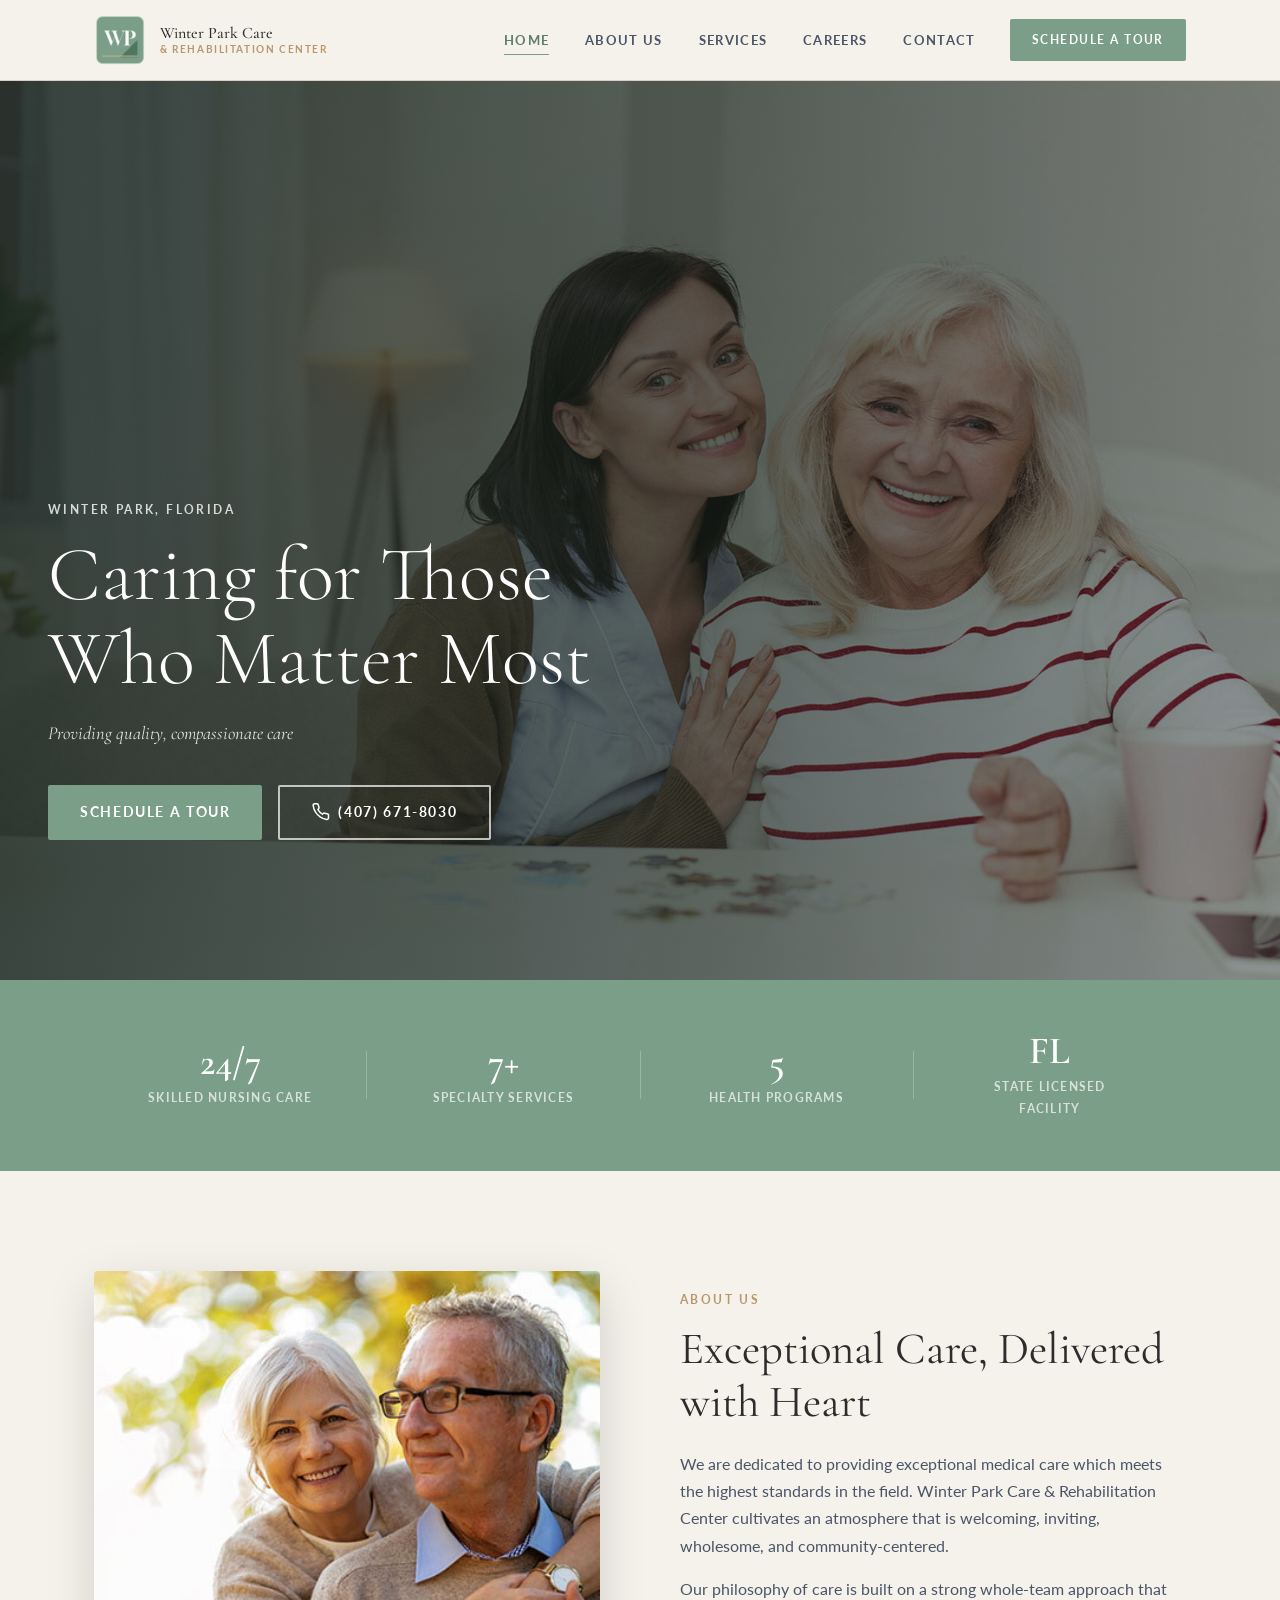
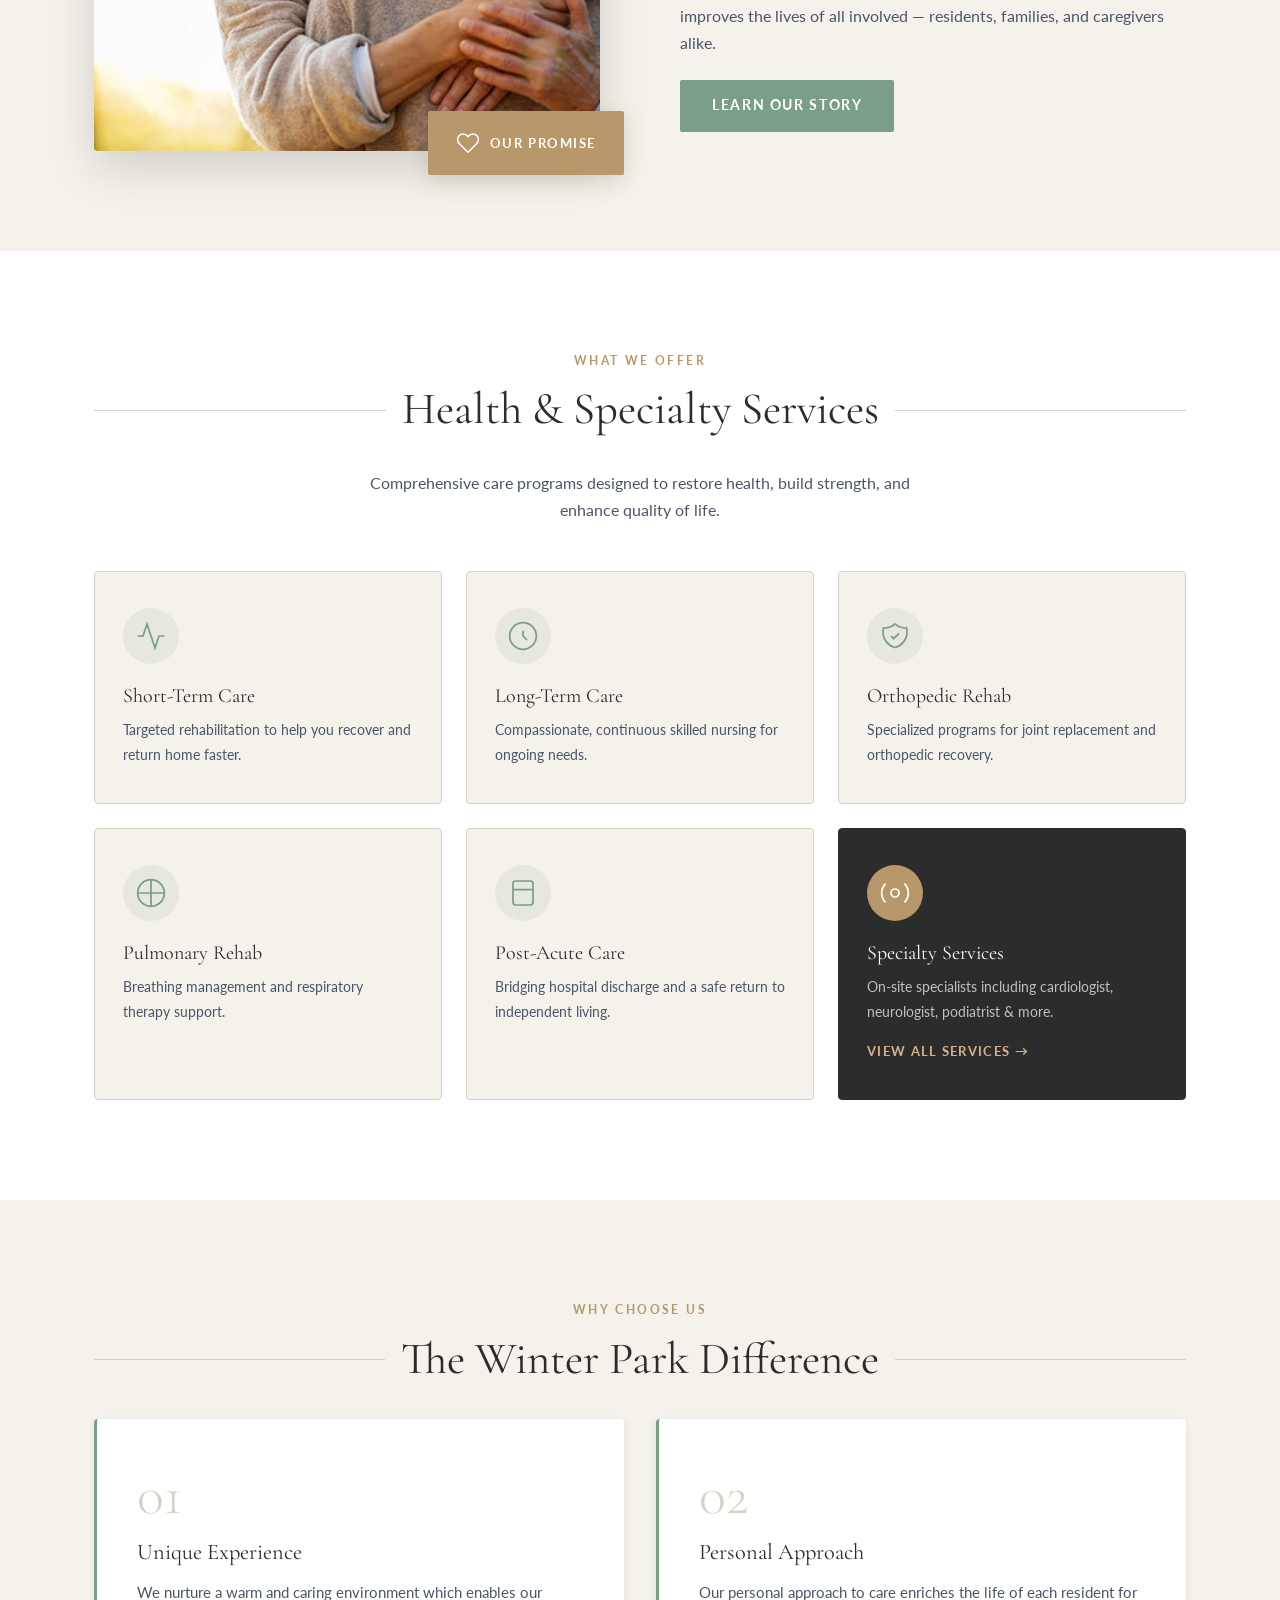
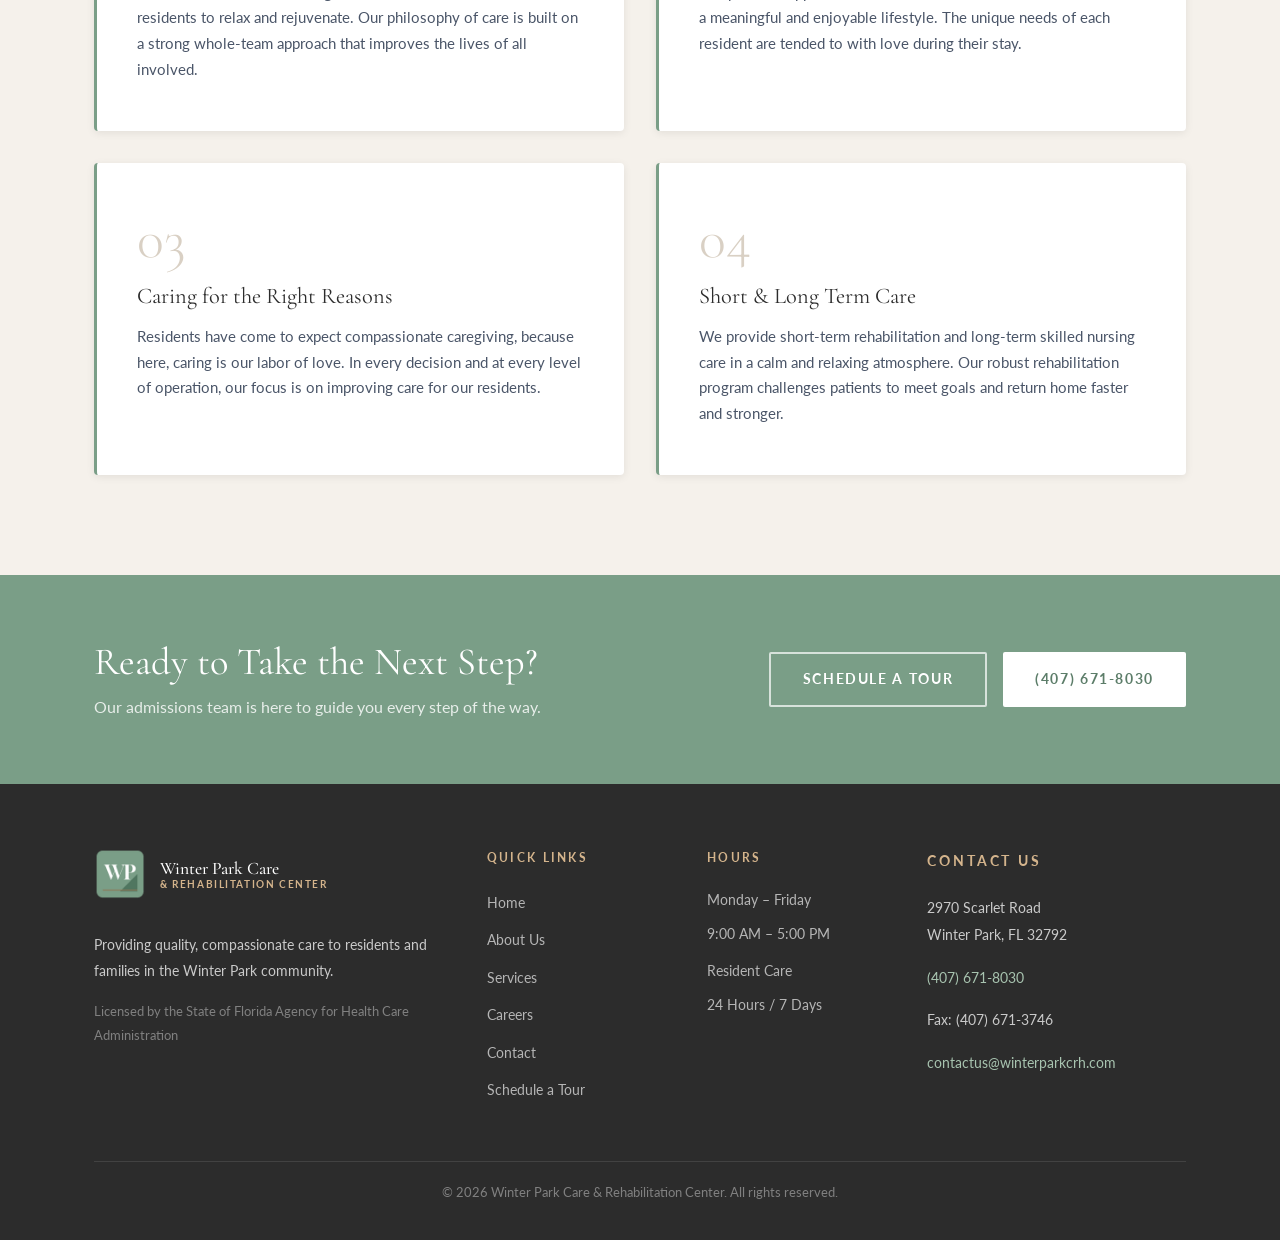
<file: index.html>
<!DOCTYPE html>
<html lang="en">
<head>
  <meta charset="UTF-8">
  <meta name="viewport" content="width=device-width, initial-scale=1.0">
  <title>Winter Park Care & Rehabilitation Center | Winter Park, FL</title>
  <meta name="description" content="Winter Park Care & Rehabilitation Center provides compassionate short-term rehabilitation and long-term skilled nursing care in Winter Park, FL. Schedule a tour today.">
  <link rel="stylesheet" href="css/styles.css">
  
  <link rel="icon" type="image/png" sizes="32x32" href="images/favicon-32.png">
  <link rel="apple-touch-icon" sizes="180x180" href="images/favicon-180.png">
</head>
<body>

<div id="header-mount"></div>

<!-- ── Hero ──────────────────────────────────────── -->
<section class="hero" id="home-hero">
  <div class="hero-overlay"></div>
  <div class="hero-content">
  <div class="container">
    <span class="section-label" style="color:rgba(255,255,255,0.8);">Winter Park, Florida</span>
    <h1>Caring for Those<br>Who Matter Most</h1>
    <p class="hero-tagline">Providing quality, compassionate care</p>
    <div class="hero-actions">
      <a href="contact.html?tour=1" class="btn btn-primary">Schedule a Tour</a>
      <a href="tel:4076718030" class="btn btn-outline">
        <svg width="18" height="18" viewBox="0 0 24 24" fill="none" stroke="currentColor" stroke-width="2"><path d="M22 16.92v3a2 2 0 0 1-2.18 2 19.79 19.79 0 0 1-8.63-3.07A19.5 19.5 0 0 1 4.69 12 19.79 19.79 0 0 1 1.58 3.44 2 2 0 0 1 3.54 1h3a2 2 0 0 1 2 1.72 12.84 12.84 0 0 0 .7 2.81 2 2 0 0 1-.45 2.11L7.91 8.96a16 16 0 0 0 6 6l.96-.88a2 2 0 0 1 2.11-.45 12.84 12.84 0 0 0 2.81.7A2 2 0 0 1 22 16.92z"/></svg>
        (407) 671-8030
      </a>
    </div>
  </div>

  </div>
</section>

<!-- ── Quick Stats ─────────────────────────────── -->
<section class="stats-bar bg-sage">
  <div class="container stats-grid">
    <div class="stat animate-in">
      <span class="stat-number">24/7</span>
      <span class="stat-label">Skilled Nursing Care</span>
    </div>
    <div class="stat-divider"></div>
    <div class="stat animate-in" data-delay="80">
      <span class="stat-number">7+</span>
      <span class="stat-label">Specialty Services</span>
    </div>
    <div class="stat-divider"></div>
    <div class="stat animate-in" data-delay="160">
      <span class="stat-number">5</span>
      <span class="stat-label">Health Programs</span>
    </div>
    <div class="stat-divider"></div>
    <div class="stat animate-in" data-delay="240">
      <span class="stat-number">FL</span>
      <span class="stat-label">State Licensed Facility</span>
    </div>
  </div>
</section>

<!-- ── Our Promise ────────────────────────────── -->
<section class="promise bg-cream">
  <div class="container promise-grid">
    <div class="promise-image animate-in">
      <img src="images/philosophy-of-care.jpg" alt="Compassionate care at Winter Park">
      <div class="promise-badge">
        <svg width="24" height="24" viewBox="0 0 24 24" fill="none" stroke="currentColor" stroke-width="1.5"><path d="M20.84 4.61a5.5 5.5 0 0 0-7.78 0L12 5.67l-1.06-1.06a5.5 5.5 0 0 0-7.78 7.78l1.06 1.06L12 21.23l7.78-7.78 1.06-1.06a5.5 5.5 0 0 0 0-7.78z"/></svg>
        <span>Our Promise</span>
      </div>
    </div>
    <div class="promise-text animate-in" data-delay="120">
      <span class="section-label">About Us</span>
      <h2>Exceptional Care, Delivered with Heart</h2>
      <p>We are dedicated to providing exceptional medical care which meets the highest standards in the field. Winter Park Care & Rehabilitation Center cultivates an atmosphere that is welcoming, inviting, wholesome, and community-centered.</p>
      <p>Our philosophy of care is built on a strong whole-team approach that improves the lives of all involved — residents, families, and caregivers alike.</p>
      <a href="about.html" class="btn btn-primary" style="margin-top:8px;">Learn Our Story</a>
    </div>
  </div>
</section>

<!-- ── Services Preview ───────────────────────── -->
<section class="services-preview bg-white">
  <div class="container">
    <div class="text-center animate-in">
      <span class="section-label">What We Offer</span>
      <div class="section-divider">
        <h2 class="section-title" style="white-space:nowrap;">Health &amp; Specialty Services</h2>
      </div>
      <p style="max-width:560px;margin:0 auto 48px;color:var(--slate);">Comprehensive care programs designed to restore health, build strength, and enhance quality of life.</p>
    </div>
    <div class="services-grid">
      <a href="services.html" class="service-card animate-in">
        <div class="service-icon">
          <svg width="32" height="32" viewBox="0 0 24 24" fill="none" stroke="currentColor" stroke-width="1.3"><path d="M22 12h-4l-3 9L9 3l-3 9H2"/></svg>
        </div>
        <h3>Short-Term Care</h3>
        <p>Targeted rehabilitation to help you recover and return home faster.</p>
      </a>
      <a href="services.html" class="service-card animate-in" data-delay="80">
        <div class="service-icon">
          <svg width="32" height="32" viewBox="0 0 24 24" fill="none" stroke="currentColor" stroke-width="1.3"><circle cx="12" cy="12" r="10"/><path d="M12 8v4l3 3"/></svg>
        </div>
        <h3>Long-Term Care</h3>
        <p>Compassionate, continuous skilled nursing for ongoing needs.</p>
      </a>
      <a href="services.html" class="service-card animate-in" data-delay="160">
        <div class="service-icon">
          <svg width="32" height="32" viewBox="0 0 24 24" fill="none" stroke="currentColor" stroke-width="1.3"><path d="M9 12l2 2 4-4m5.618-4.016A11.955 11.955 0 0112 2.944a11.955 11.955 0 01-8.618 3.04A12.02 12.02 0 003 9c0 5.591 3.824 10.29 9 11.622 5.176-1.332 9-6.03 9-11.622 0-1.042-.133-2.052-.382-3.016z"/></svg>
        </div>
        <h3>Orthopedic Rehab</h3>
        <p>Specialized programs for joint replacement and orthopedic recovery.</p>
      </a>
      <a href="services.html" class="service-card animate-in" data-delay="240">
        <div class="service-icon">
          <svg width="32" height="32" viewBox="0 0 24 24" fill="none" stroke="currentColor" stroke-width="1.3"><path d="M12 2a10 10 0 1 0 0 20A10 10 0 0 0 12 2zm0 0v20M2 12h20"/></svg>
        </div>
        <h3>Pulmonary Rehab</h3>
        <p>Breathing management and respiratory therapy support.</p>
      </a>
      <a href="services.html" class="service-card animate-in" data-delay="320">
        <div class="service-icon">
          <svg width="32" height="32" viewBox="0 0 24 24" fill="none" stroke="currentColor" stroke-width="1.3"><path d="M4.5 9.5V5a2 2 0 0 1 2-2h11a2 2 0 0 1 2 2v4.5M4.5 9.5h15M4.5 9.5v9.5a2 2 0 0 0 2 2h11a2 2 0 0 0 2-2V9.5"/></svg>
        </div>
        <h3>Post-Acute Care</h3>
        <p>Bridging hospital discharge and a safe return to independent living.</p>
      </a>
      <a href="services.html#specialty" class="service-card service-card--cta animate-in" data-delay="400">
        <div class="service-icon" style="background:var(--gold);color:var(--white);">
          <svg width="32" height="32" viewBox="0 0 24 24" fill="none" stroke="currentColor" stroke-width="1.3"><circle cx="12" cy="12" r="3"/><path d="M19.07 4.93a10 10 0 0 1 0 14.14M4.93 4.93a10 10 0 0 0 0 14.14"/></svg>
        </div>
        <h3>Specialty Services</h3>
        <p>On-site specialists including cardiologist, neurologist, podiatrist & more.</p>
        <span class="card-link">View All Services →</span>
      </a>
    </div>
  </div>
</section>

<!-- ── Why Choose Us ──────────────────────────── -->
<section class="why-us bg-cream">
  <div class="container">
    <div class="text-center animate-in">
      <span class="section-label">Why Choose Us</span>
      <div class="section-divider">
        <h2 class="section-title" style="white-space:nowrap;">The Winter Park Difference</h2>
      </div>
    </div>
    <div class="why-grid">
      <div class="why-card animate-in">
        <div class="why-number">01</div>
        <h3>Unique Experience</h3>
        <p>We nurture a warm and caring environment which enables our residents to relax and rejuvenate. Our philosophy of care is built on a strong whole-team approach that improves the lives of all involved.</p>
      </div>
      <div class="why-card animate-in" data-delay="100">
        <div class="why-number">02</div>
        <h3>Personal Approach</h3>
        <p>Our personal approach to care enriches the life of each resident for a meaningful and enjoyable lifestyle. The unique needs of each resident are tended to with love during their stay.</p>
      </div>
      <div class="why-card animate-in" data-delay="200">
        <div class="why-number">03</div>
        <h3>Caring for the Right Reasons</h3>
        <p>Residents have come to expect compassionate caregiving, because here, caring is our labor of love. In every decision and at every level of operation, our focus is on improving care for our residents.</p>
      </div>
      <div class="why-card animate-in" data-delay="300">
        <div class="why-number">04</div>
        <h3>Short &amp; Long Term Care</h3>
        <p>We provide short-term rehabilitation and long-term skilled nursing care in a calm and relaxing atmosphere. Our robust rehabilitation program challenges patients to meet goals and return home faster and stronger.</p>
      </div>
    </div>
  </div>
</section>


<!-- ── CTA Banner ─────────────────────────────── -->
<section class="cta-banner bg-sage">
  <div class="container cta-inner animate-in">
    <div>
      <h2 style="color:var(--white);font-size:clamp(1.6rem,3vw,2.4rem);">Ready to Take the Next Step?</h2>
      <p style="color:rgba(255,255,255,0.82);margin:8px 0 0;">Our admissions team is here to guide you every step of the way.</p>
    </div>
    <div class="cta-buttons">
      <a href="contact.html?tour=1" class="btn btn-outline">Schedule a Tour</a>
      <a href="tel:4076718030" class="btn" style="background:var(--white);color:var(--sage-dark);">(407) 671-8030</a>
    </div>
  </div>
</section>

<div id="footer-mount"></div>


<script src="js/main.js"></script>
</body>
</html>
</file>
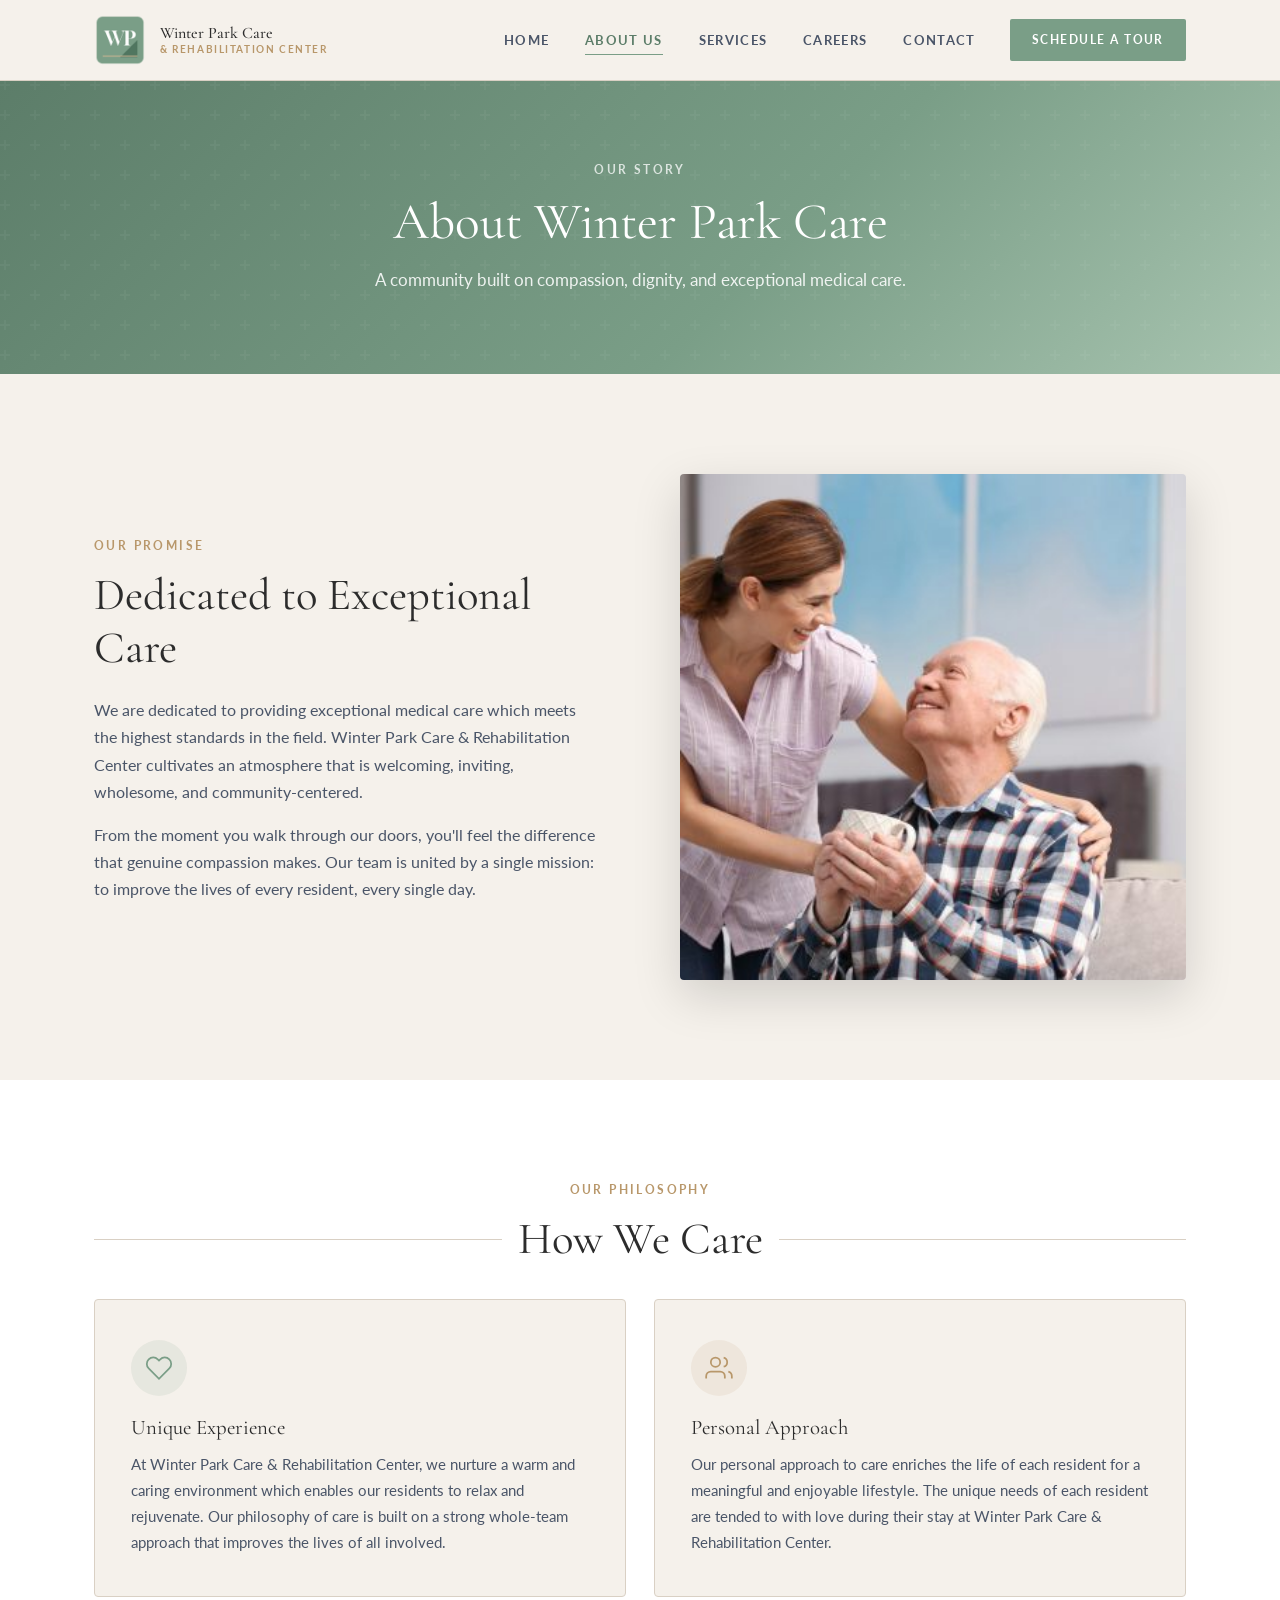
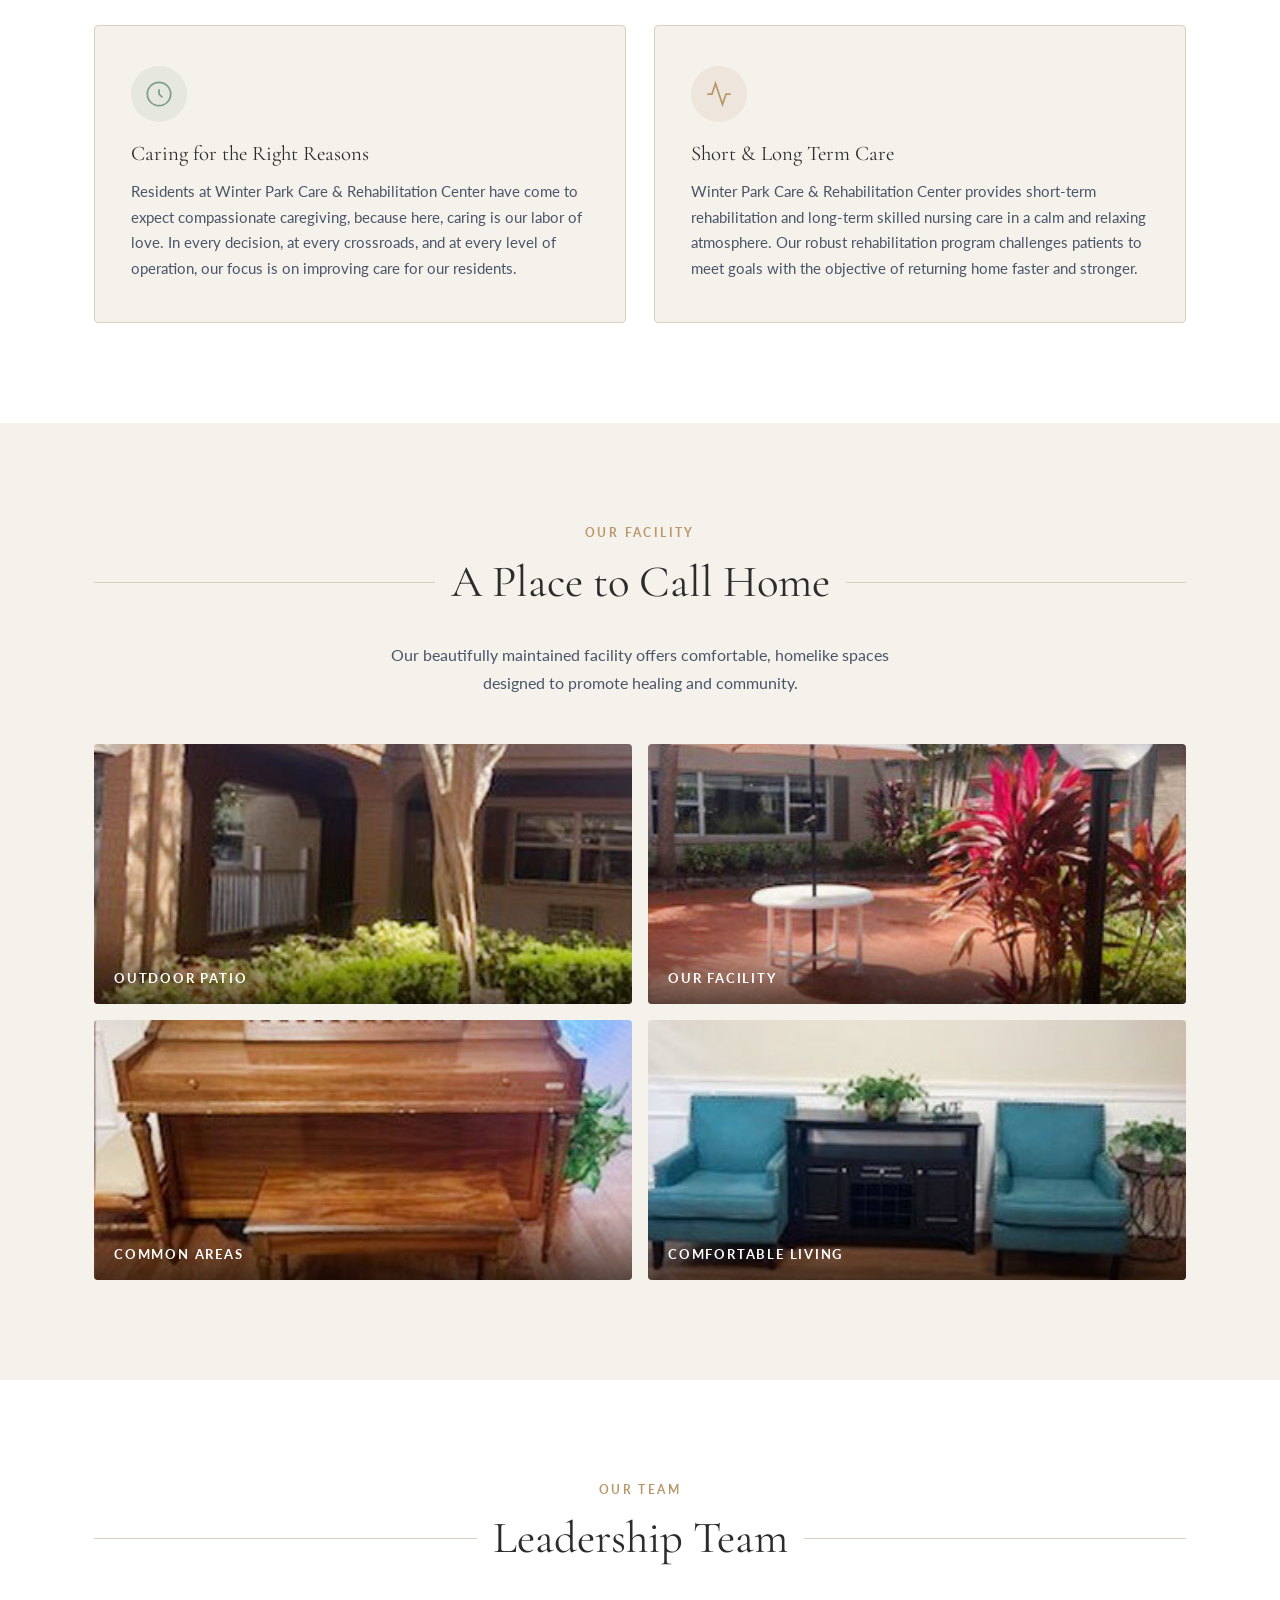
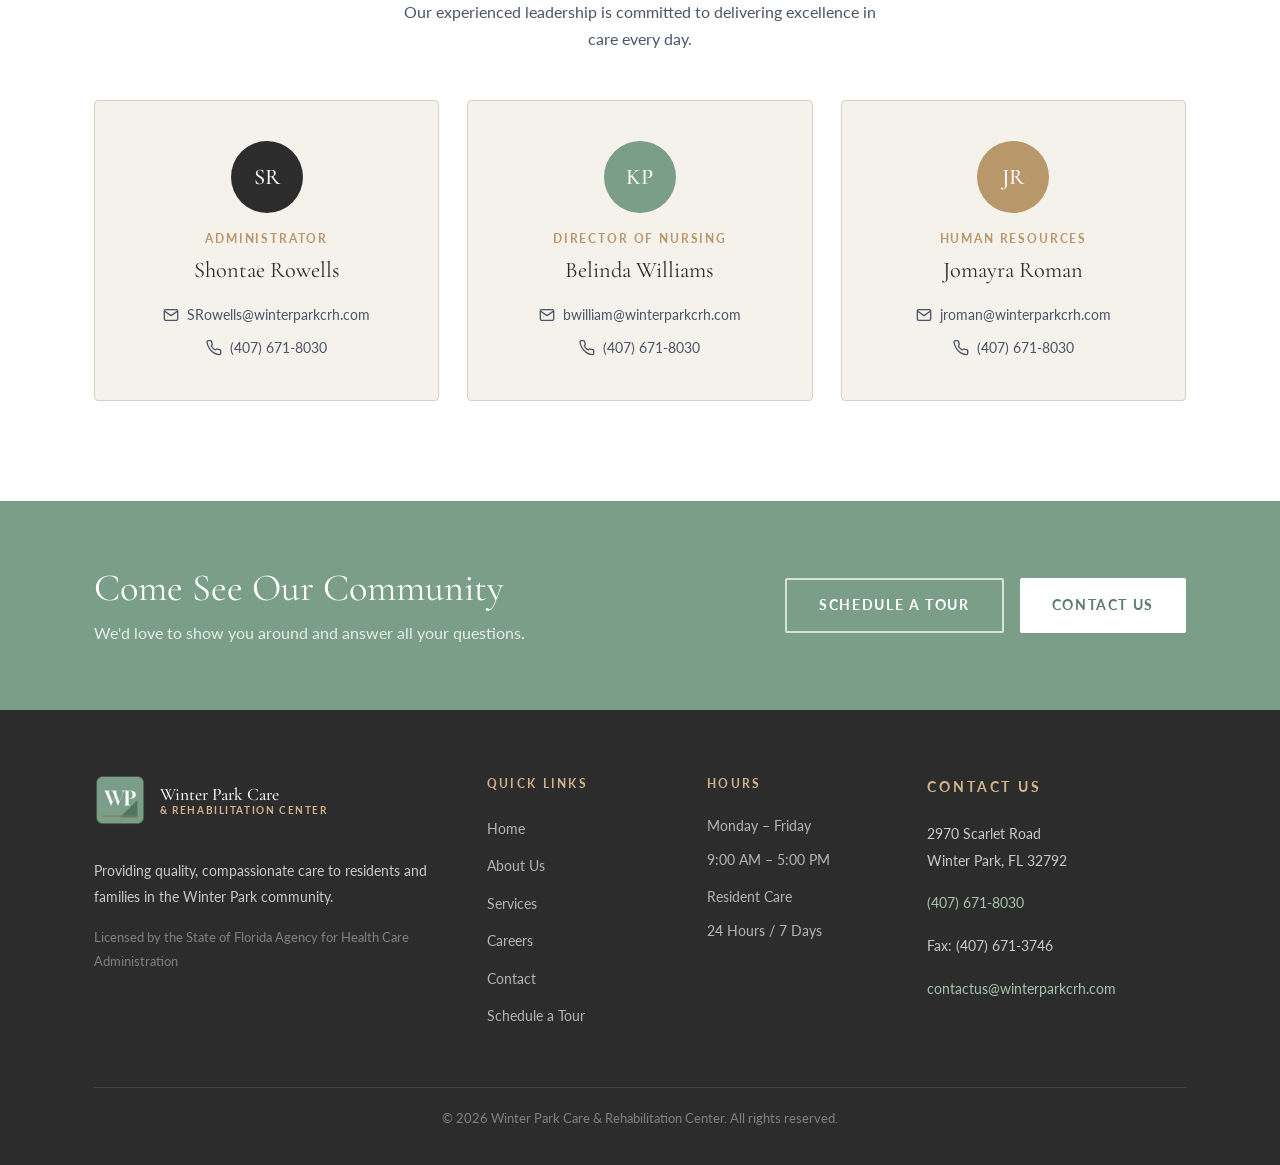
<file: about.html>
<!DOCTYPE html>
<html lang="en">
<head>
  <meta charset="UTF-8">
  <meta name="viewport" content="width=device-width, initial-scale=1.0">
  <title>About Us | Winter Park Care & Rehabilitation Center</title>
  <meta name="description" content="Learn about Winter Park Care & Rehabilitation Center's philosophy of care, leadership team, and commitment to compassionate skilled nursing in Winter Park, FL.">
  <link rel="stylesheet" href="css/styles.css">
  
  <link rel="icon" type="image/png" sizes="32x32" href="images/favicon-32.png">
  <link rel="apple-touch-icon" sizes="180x180" href="images/favicon-180.png">
</head>
<body>

<div id="header-mount"></div>

<!-- Page Hero -->
<section class="page-hero">
  <div class="container">
    <span class="section-label" style="color:rgba(255,255,255,0.75);">Our Story</span>
    <h1>About Winter Park Care</h1>
    <p>A community built on compassion, dignity, and exceptional medical care.</p>
  </div>
</section>

<!-- Our Promise -->
<section class="about-promise bg-cream">
  <div class="container promise-layout">
    <div class="animate-in">
      <span class="section-label">Our Promise</span>
      <h2>Dedicated to Exceptional Care</h2>
      <p>We are dedicated to providing exceptional medical care which meets the highest standards in the field. Winter Park Care & Rehabilitation Center cultivates an atmosphere that is welcoming, inviting, wholesome, and community-centered.</p>
      <p>From the moment you walk through our doors, you'll feel the difference that genuine compassion makes. Our team is united by a single mission: to improve the lives of every resident, every single day.</p>
    </div>
    <div class="promise-photo animate-in" data-delay="120">
      <img src="images/caring-photo.jpeg" alt="Caring staff with resident" style="width:100%;height:100%;object-fit:cover;display:block;">
    </div>
  </div>
</section>

<!-- Philosophy Cards -->
<section class="philosophy bg-white">
  <div class="container">
    <div class="text-center animate-in">
      <span class="section-label">Our Philosophy</span>
      <div class="section-divider">
        <h2 class="section-title" style="white-space:nowrap;">How We Care</h2>
      </div>
    </div>
    <div class="phil-grid">
      <div class="phil-card animate-in">
        <div class="phil-icon" style="background:rgba(122,158,135,0.12);color:var(--sage);">
          <svg width="28" height="28" viewBox="0 0 24 24" fill="none" stroke="currentColor" stroke-width="1.5"><path d="M20.84 4.61a5.5 5.5 0 0 0-7.78 0L12 5.67l-1.06-1.06a5.5 5.5 0 0 0-7.78 7.78l1.06 1.06L12 21.23l7.78-7.78 1.06-1.06a5.5 5.5 0 0 0 0-7.78z"/></svg>
        </div>
        <h3>Unique Experience</h3>
        <p>At Winter Park Care & Rehabilitation Center, we nurture a warm and caring environment which enables our residents to relax and rejuvenate. Our philosophy of care is built on a strong whole-team approach that improves the lives of all involved.</p>
      </div>
      <div class="phil-card animate-in" data-delay="100">
        <div class="phil-icon" style="background:rgba(184,151,106,0.12);color:var(--gold);">
          <svg width="28" height="28" viewBox="0 0 24 24" fill="none" stroke="currentColor" stroke-width="1.5"><path d="M17 21v-2a4 4 0 0 0-4-4H5a4 4 0 0 0-4 4v2"/><circle cx="9" cy="7" r="4"/><path d="M23 21v-2a4 4 0 0 0-3-3.87"/><path d="M16 3.13a4 4 0 0 1 0 7.75"/></svg>
        </div>
        <h3>Personal Approach</h3>
        <p>Our personal approach to care enriches the life of each resident for a meaningful and enjoyable lifestyle. The unique needs of each resident are tended to with love during their stay at Winter Park Care & Rehabilitation Center.</p>
      </div>
      <div class="phil-card animate-in" data-delay="200">
        <div class="phil-icon" style="background:rgba(122,158,135,0.12);color:var(--sage);">
          <svg width="28" height="28" viewBox="0 0 24 24" fill="none" stroke="currentColor" stroke-width="1.5"><circle cx="12" cy="12" r="10"/><path d="M12 8v4l3 3"/></svg>
        </div>
        <h3>Caring for the Right Reasons</h3>
        <p>Residents at Winter Park Care & Rehabilitation Center have come to expect compassionate caregiving, because here, caring is our labor of love. In every decision, at every crossroads, and at every level of operation, our focus is on improving care for our residents.</p>
      </div>
      <div class="phil-card animate-in" data-delay="300">
        <div class="phil-icon" style="background:rgba(184,151,106,0.12);color:var(--gold);">
          <svg width="28" height="28" viewBox="0 0 24 24" fill="none" stroke="currentColor" stroke-width="1.5"><path d="M22 12h-4l-3 9L9 3l-3 9H2"/></svg>
        </div>
        <h3>Short &amp; Long Term Care</h3>
        <p>Winter Park Care & Rehabilitation Center provides short-term rehabilitation and long-term skilled nursing care in a calm and relaxing atmosphere. Our robust rehabilitation program challenges patients to meet goals with the objective of returning home faster and stronger.</p>
      </div>
    </div>
  </div>
</section>

<!-- Facility Photos -->
<section class="facility-section bg-cream">
  <div class="container">
    <div class="text-center animate-in">
      <span class="section-label">Our Facility</span>
      <div class="section-divider">
        <h2 class="section-title" style="white-space:nowrap;">A Place to Call Home</h2>
      </div>
      <p style="max-width:520px;margin:0 auto 48px;color:var(--slate);">Our beautifully maintained facility offers comfortable, homelike spaces designed to promote healing and community.</p>
    </div>
    <div class="facility-grid">
      <div class="facility-photo animate-in">
        <img src="images/exterior-patio.jpg" alt="Outdoor patio area">
        <div class="facility-label">Outdoor Patio</div>
      </div>
      <div class="facility-photo animate-in" data-delay="80">
        <img src="images/exterior-photo.jpg" alt="Winter Park Care exterior">
        <div class="facility-label">Our Facility</div>
      </div>
      <div class="facility-photo animate-in" data-delay="160">
        <img src="images/interior-piano.jpg" alt="Common area with piano">
        <div class="facility-label">Common Areas</div>
      </div>
      <div class="facility-photo animate-in" data-delay="240">
        <img src="images/facility-photo.jpg" alt="Comfortable lounge">
        <div class="facility-label">Comfortable Living</div>
      </div>
    </div>
  </div>
</section>

<!-- Leadership -->
<section class="leadership bg-white">
  <div class="container">
    <div class="text-center animate-in">
      <span class="section-label">Our Team</span>
      <div class="section-divider">
        <h2 class="section-title" style="white-space:nowrap;">Leadership Team</h2>
      </div>
      <p style="max-width:480px;margin:0 auto 48px;color:var(--slate);">Our experienced leadership is committed to delivering excellence in care every day.</p>
    </div>
    <div class="leader-grid">
      <div class="leader-card animate-in">
        <div class="leader-avatar">
          <span>SR</span>
        </div>
        <div class="leader-role">Administrator</div>
        <h3>Shontae Rowells</h3>
        <div class="leader-contact">
          <a href="mailto:SRowells@winterparkcrh.com">
            <svg width="16" height="16" viewBox="0 0 24 24" fill="none" stroke="currentColor" stroke-width="2"><path d="M4 4h16c1.1 0 2 .9 2 2v12c0 1.1-.9 2-2 2H4c-1.1 0-2-.9-2-2V6c0-1.1.9-2 2-2z"/><polyline points="22,6 12,13 2,6"/></svg>
            SRowells@winterparkcrh.com
          </a>
          <a href="tel:4076718030">
            <svg width="16" height="16" viewBox="0 0 24 24" fill="none" stroke="currentColor" stroke-width="2"><path d="M22 16.92v3a2 2 0 0 1-2.18 2 19.79 19.79 0 0 1-8.63-3.07A19.5 19.5 0 0 1 4.69 12 19.79 19.79 0 0 1 1.58 3.44 2 2 0 0 1 3.54 1h3a2 2 0 0 1 2 1.72c.127.96.361 1.903.7 2.81a2 2 0 0 1-.45 2.11L7.91 8.96a16 16 0 0 0 6 6l.96-.88a2 2 0 0 1 2.11-.45c.907.339 1.85.573 2.81.7A2 2 0 0 1 22 16.92z"/></svg>
            (407) 671-8030
          </a>
        </div>
      </div>
      <div class="leader-card animate-in" data-delay="100">
        <div class="leader-avatar" style="background:var(--sage);">
          <span>KP</span>
        </div>
        <div class="leader-role">Director of Nursing</div>
        <h3>Belinda Williams</h3>
        <div class="leader-contact">
          <a href="mailto:bwilliam@winterparkcrh.com">
            <svg width="16" height="16" viewBox="0 0 24 24" fill="none" stroke="currentColor" stroke-width="2"><path d="M4 4h16c1.1 0 2 .9 2 2v12c0 1.1-.9 2-2 2H4c-1.1 0-2-.9-2-2V6c0-1.1.9-2 2-2z"/><polyline points="22,6 12,13 2,6"/></svg>
            bwilliam@winterparkcrh.com
          </a>
          <a href="tel:4076718030">
            <svg width="16" height="16" viewBox="0 0 24 24" fill="none" stroke="currentColor" stroke-width="2"><path d="M22 16.92v3a2 2 0 0 1-2.18 2 19.79 19.79 0 0 1-8.63-3.07A19.5 19.5 0 0 1 4.69 12 19.79 19.79 0 0 1 1.58 3.44 2 2 0 0 1 3.54 1h3a2 2 0 0 1 2 1.72c.127.96.361 1.903.7 2.81a2 2 0 0 1-.45 2.11L7.91 8.96a16 16 0 0 0 6 6l.96-.88a2 2 0 0 1 2.11-.45c.907.339 1.85.573 2.81.7A2 2 0 0 1 22 16.92z"/></svg>
            (407) 671-8030
          </a>
        </div>
      </div>
      <div class="leader-card animate-in" data-delay="200">
        <div class="leader-avatar" style="background:var(--gold);">
          <span>JR</span>
        </div>
        <div class="leader-role">Human Resources</div>
        <h3>Jomayra Roman</h3>
        <div class="leader-contact">
          <a href="mailto:jroman@winterparkcrh.com">
            <svg width="16" height="16" viewBox="0 0 24 24" fill="none" stroke="currentColor" stroke-width="2"><path d="M4 4h16c1.1 0 2 .9 2 2v12c0 1.1-.9 2-2 2H4c-1.1 0-2-.9-2-2V6c0-1.1.9-2 2-2z"/><polyline points="22,6 12,13 2,6"/></svg>
            jroman@winterparkcrh.com
          </a>
          <a href="tel:4076718030">
            <svg width="16" height="16" viewBox="0 0 24 24" fill="none" stroke="currentColor" stroke-width="2"><path d="M22 16.92v3a2 2 0 0 1-2.18 2 19.79 19.79 0 0 1-8.63-3.07A19.5 19.5 0 0 1 4.69 12 19.79 19.79 0 0 1 1.58 3.44 2 2 0 0 1 3.54 1h3a2 2 0 0 1 2 1.72c.127.96.361 1.903.7 2.81a2 2 0 0 1-.45 2.11L7.91 8.96a16 16 0 0 0 6 6l.96-.88a2 2 0 0 1 2.11-.45c.907.339 1.85.573 2.81.7A2 2 0 0 1 22 16.92z"/></svg>
            (407) 671-8030
          </a>
        </div>
      </div>
    </div>
  </div>
</section>

<!-- CTA -->
<section class="cta-banner bg-sage" style="padding:64px 0;">
  <div class="container" style="display:flex;align-items:center;justify-content:space-between;gap:40px;flex-wrap:wrap;">
    <div>
      <h2 style="color:var(--white);font-size:clamp(1.6rem,3vw,2.4rem);">Come See Our Community</h2>
      <p style="color:rgba(255,255,255,0.82);margin:8px 0 0;">We'd love to show you around and answer all your questions.</p>
    </div>
    <div style="display:flex;gap:16px;flex-wrap:wrap;">
      <a href="contact.html?tour=1" class="btn btn-outline">Schedule a Tour</a>
      <a href="contact.html" class="btn" style="background:var(--white);color:var(--sage-dark);">Contact Us</a>
    </div>
  </div>
</section>

<div id="footer-mount"></div>

<script src="js/main.js"></script>
</body>
</html>
</file>
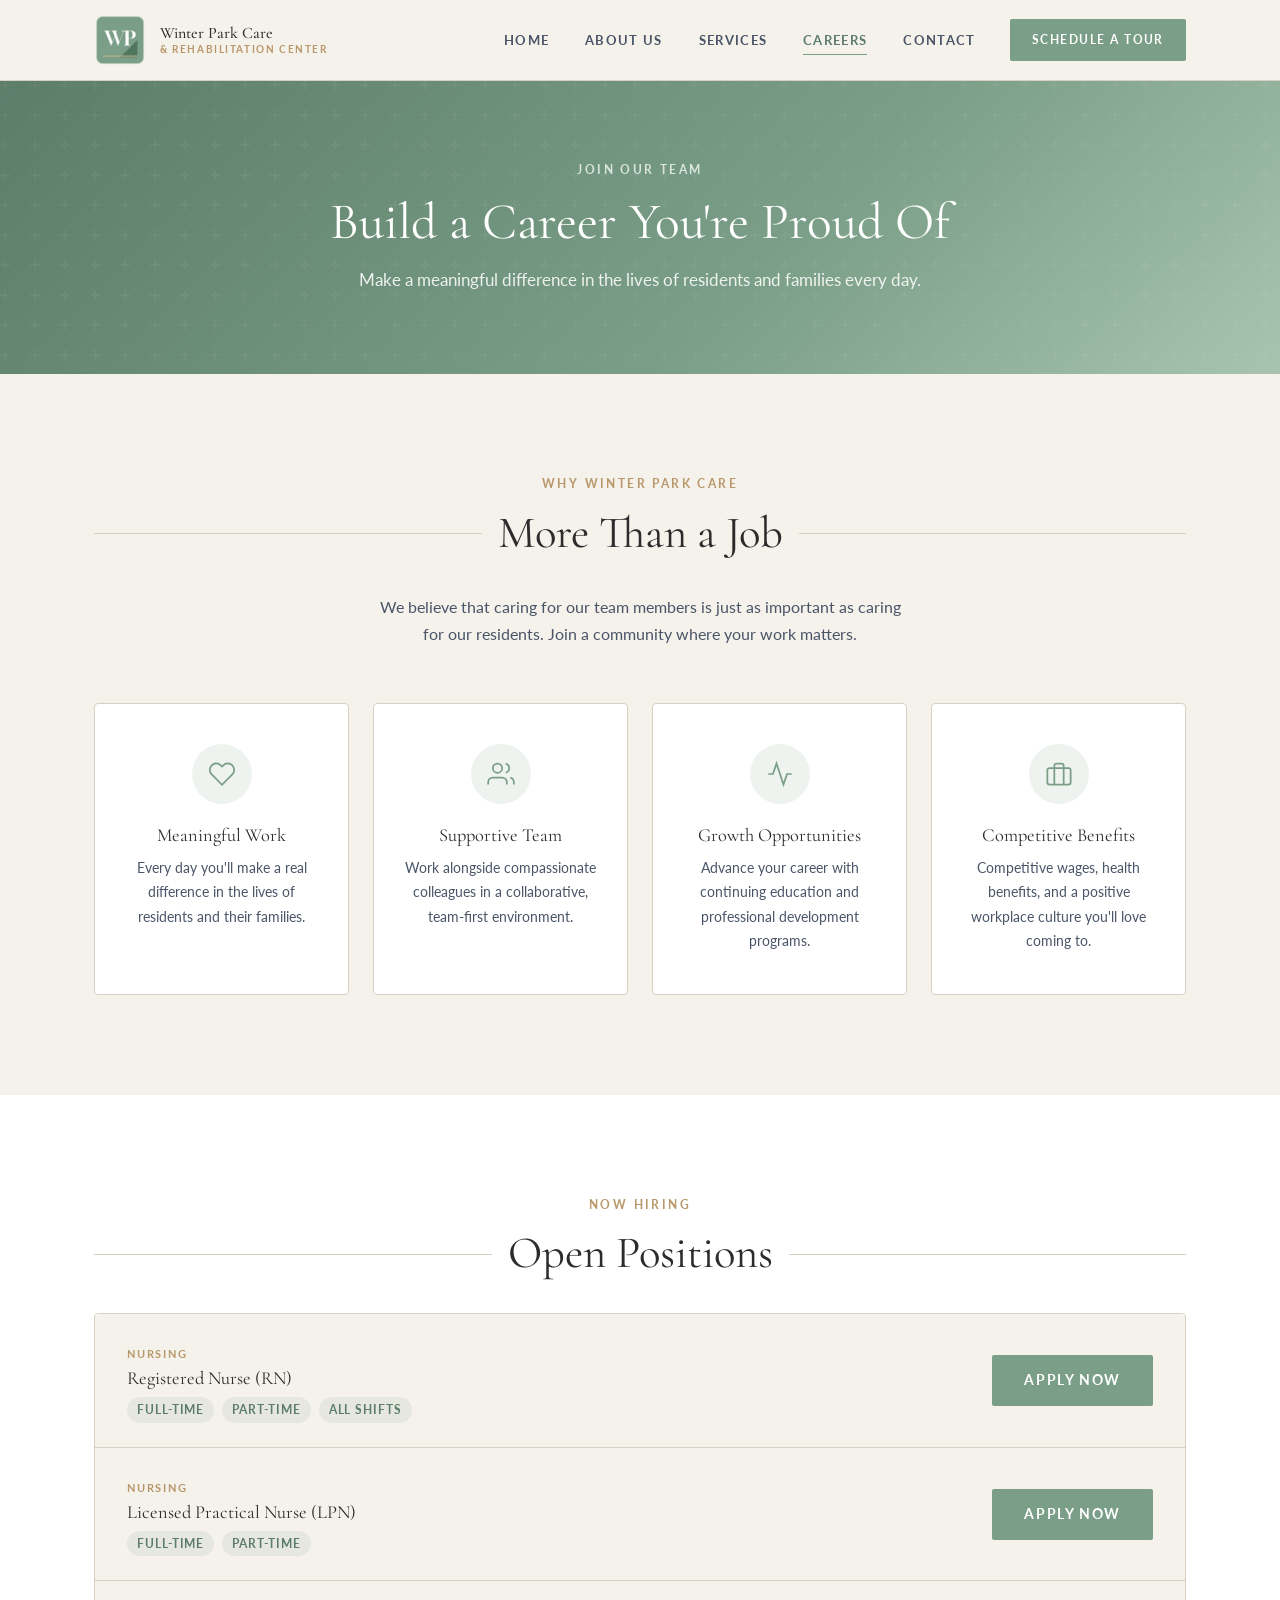
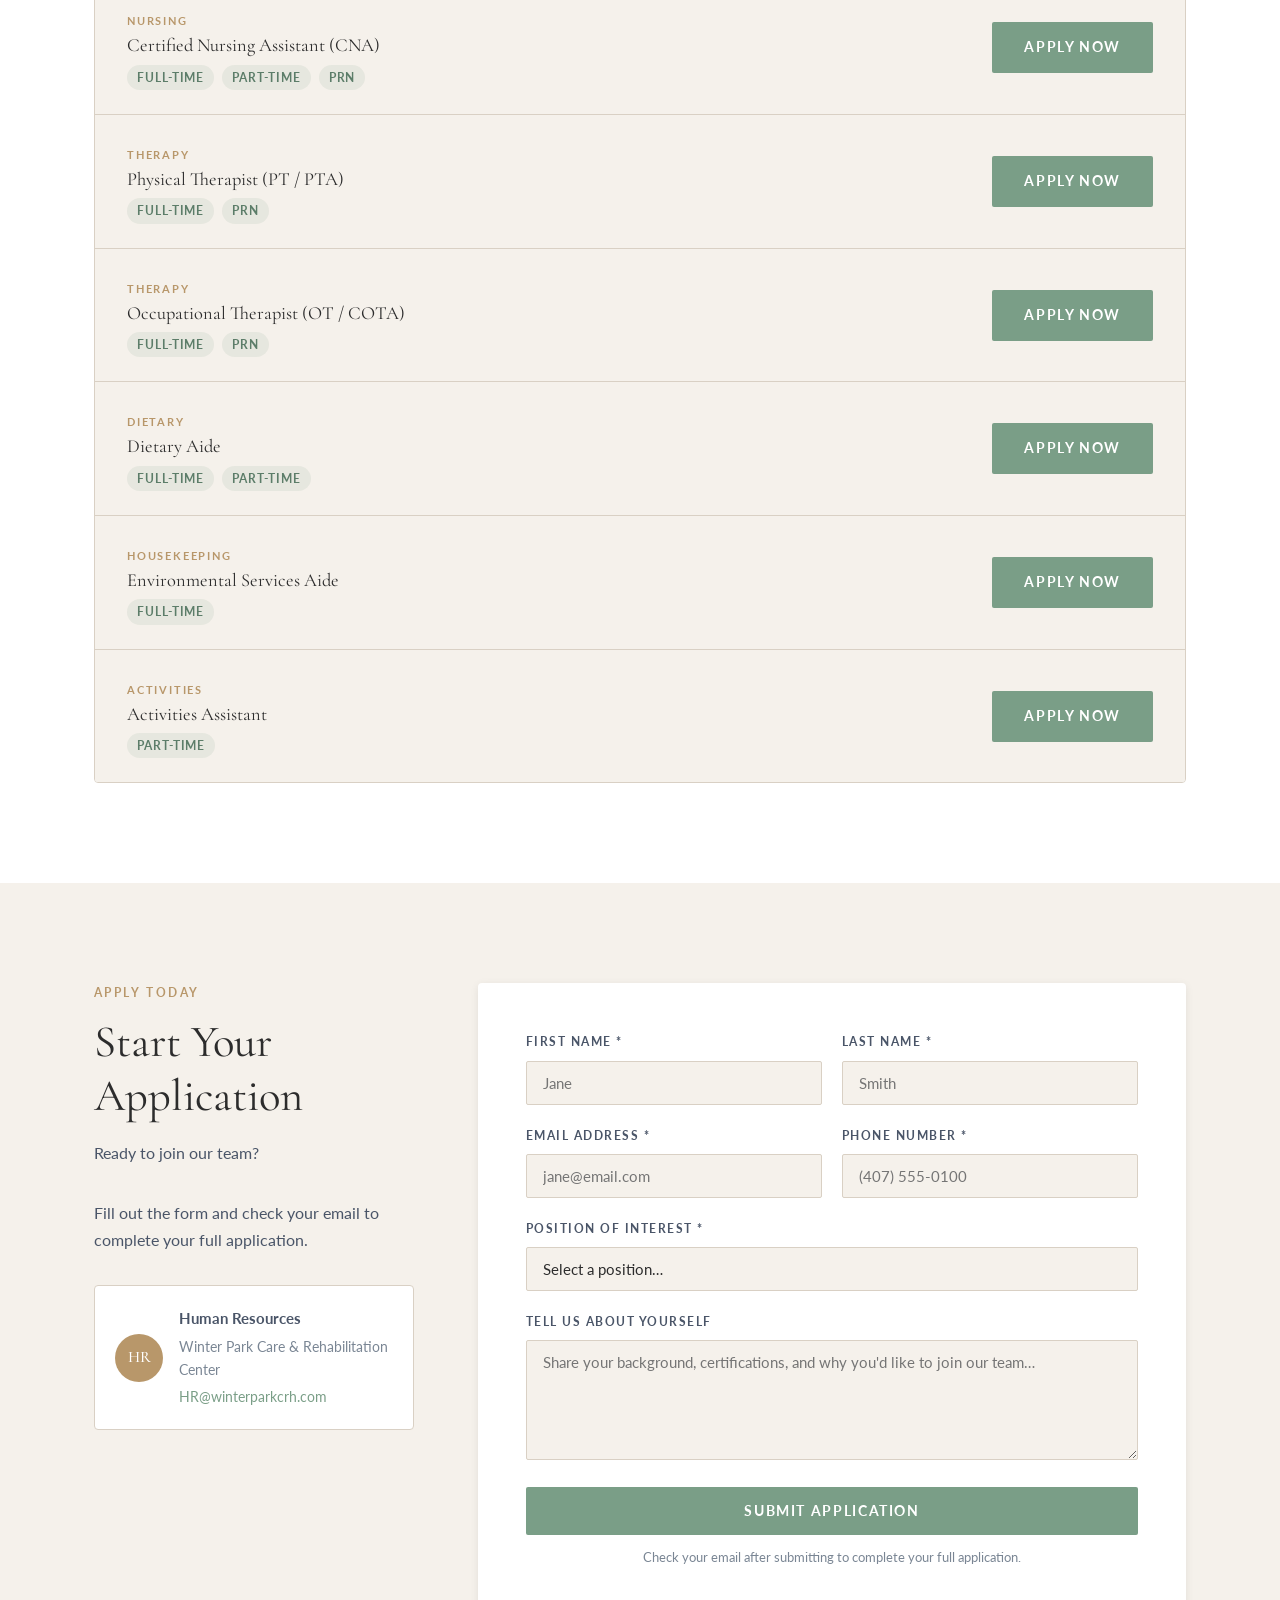
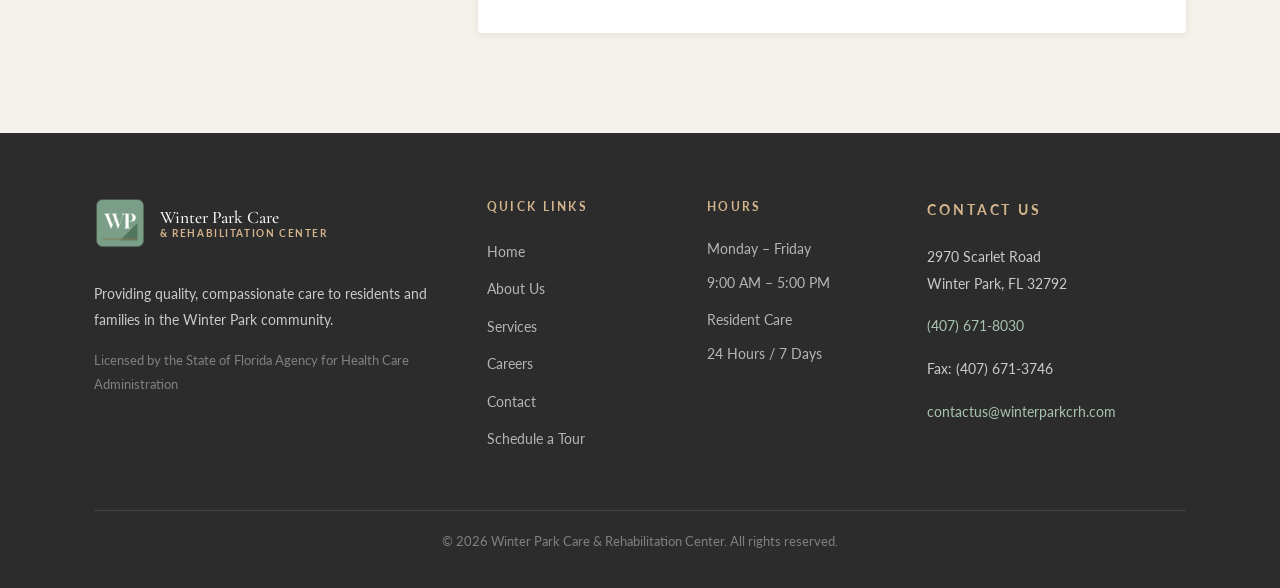
<file: careers.html>
<!DOCTYPE html>
<html lang="en">
<head>
  <meta charset="UTF-8">
  <meta name="viewport" content="width=device-width, initial-scale=1.0">
  <title>Careers | Winter Park Care & Rehabilitation Center</title>
  <meta name="description" content="Join the Winter Park Care & Rehabilitation Center team. We're hiring compassionate healthcare professionals in Winter Park, FL.">
  <link rel="stylesheet" href="css/styles.css">
  
  <link rel="icon" type="image/png" sizes="32x32" href="images/favicon-32.png">
  <link rel="apple-touch-icon" sizes="180x180" href="images/favicon-180.png">
</head>
<body>

<div id="header-mount"></div>

<section class="page-hero">
  <div class="container">
    <span class="section-label" style="color:rgba(255,255,255,0.75);">Join Our Team</span>
    <h1>Build a Career You're Proud Of</h1>
    <p style="white-space:nowrap;">Make a meaningful difference in the lives of residents and families every day.</p>
  </div>
</section>

<!-- Why Work Here -->
<section class="why-work bg-cream">
  <div class="container">
    <div class="text-center animate-in">
      <span class="section-label">Why Winter Park Care</span>
      <div class="section-divider">
        <h2 class="section-title" style="white-space:nowrap;">More Than a Job</h2>
      </div>
      <p style="max-width:540px;margin:0 auto 56px;color:var(--slate);">We believe that caring for our team members is just as important as caring for our residents. Join a community where your work matters.</p>
    </div>
    <div class="benefits-grid">
      <div class="benefit-card animate-in">
        <div class="benefit-icon">
          <svg width="28" height="28" viewBox="0 0 24 24" fill="none" stroke="currentColor" stroke-width="1.5"><path d="M20.84 4.61a5.5 5.5 0 0 0-7.78 0L12 5.67l-1.06-1.06a5.5 5.5 0 0 0-7.78 7.78l1.06 1.06L12 21.23l7.78-7.78 1.06-1.06a5.5 5.5 0 0 0 0-7.78z"/></svg>
        </div>
        <h4>Meaningful Work</h4>
        <p>Every day you'll make a real difference in the lives of residents and their families.</p>
      </div>
      <div class="benefit-card animate-in" data-delay="80">
        <div class="benefit-icon">
          <svg width="28" height="28" viewBox="0 0 24 24" fill="none" stroke="currentColor" stroke-width="1.5"><path d="M17 21v-2a4 4 0 0 0-4-4H5a4 4 0 0 0-4 4v2"/><circle cx="9" cy="7" r="4"/><path d="M23 21v-2a4 4 0 0 0-3-3.87"/><path d="M16 3.13a4 4 0 0 1 0 7.75"/></svg>
        </div>
        <h4>Supportive Team</h4>
        <p>Work alongside compassionate colleagues in a collaborative, team-first environment.</p>
      </div>
      <div class="benefit-card animate-in" data-delay="160">
        <div class="benefit-icon">
          <svg width="28" height="28" viewBox="0 0 24 24" fill="none" stroke="currentColor" stroke-width="1.5"><polyline points="22 12 18 12 15 21 9 3 6 12 2 12"/></svg>
        </div>
        <h4>Growth Opportunities</h4>
        <p>Advance your career with continuing education and professional development programs.</p>
      </div>
      <div class="benefit-card animate-in" data-delay="240">
        <div class="benefit-icon">
          <svg width="28" height="28" viewBox="0 0 24 24" fill="none" stroke="currentColor" stroke-width="1.5"><rect x="2" y="7" width="20" height="14" rx="2" ry="2"/><path d="M16 21V5a2 2 0 0 0-2-2h-4a2 2 0 0 0-2 2v16"/></svg>
        </div>
        <h4>Competitive Benefits</h4>
        <p>Competitive wages, health benefits, and a positive workplace culture you'll love coming to.</p>
      </div>
    </div>
  </div>
</section>

<!-- Open Positions -->
<section class="positions bg-white">
  <div class="container">
    <div class="text-center animate-in">
      <span class="section-label">Now Hiring</span>
      <div class="section-divider">
        <h2 class="section-title" style="white-space:nowrap;">Open Positions</h2>
      </div>
    </div>
    <div class="positions-list">
      <div class="position-item animate-in">
        <div class="position-info">
          <span class="position-dept">Nursing</span>
          <h3>Registered Nurse (RN)</h3>
          <div class="position-tags">
            <span class="tag">Full-Time</span>
            <span class="tag">Part-Time</span>
            <span class="tag">All Shifts</span>
          </div>
        </div>
        <a href="#application-form" class="btn btn-primary">Apply Now</a>
      </div>
      <div class="position-item animate-in" data-delay="60">
        <div class="position-info">
          <span class="position-dept">Nursing</span>
          <h3>Licensed Practical Nurse (LPN)</h3>
          <div class="position-tags">
            <span class="tag">Full-Time</span>
            <span class="tag">Part-Time</span>
          </div>
        </div>
        <a href="#application-form" class="btn btn-primary">Apply Now</a>
      </div>
      <div class="position-item animate-in" data-delay="120">
        <div class="position-info">
          <span class="position-dept">Nursing</span>
          <h3>Certified Nursing Assistant (CNA)</h3>
          <div class="position-tags">
            <span class="tag">Full-Time</span>
            <span class="tag">Part-Time</span>
            <span class="tag">PRN</span>
          </div>
        </div>
        <a href="#application-form" class="btn btn-primary">Apply Now</a>
      </div>
      <div class="position-item animate-in" data-delay="180">
        <div class="position-info">
          <span class="position-dept">Therapy</span>
          <h3>Physical Therapist (PT / PTA)</h3>
          <div class="position-tags">
            <span class="tag">Full-Time</span>
            <span class="tag">PRN</span>
          </div>
        </div>
        <a href="#application-form" class="btn btn-primary">Apply Now</a>
      </div>
      <div class="position-item animate-in" data-delay="240">
        <div class="position-info">
          <span class="position-dept">Therapy</span>
          <h3>Occupational Therapist (OT / COTA)</h3>
          <div class="position-tags">
            <span class="tag">Full-Time</span>
            <span class="tag">PRN</span>
          </div>
        </div>
        <a href="#application-form" class="btn btn-primary">Apply Now</a>
      </div>
      <div class="position-item animate-in" data-delay="300">
        <div class="position-info">
          <span class="position-dept">Dietary</span>
          <h3>Dietary Aide</h3>
          <div class="position-tags">
            <span class="tag">Full-Time</span>
            <span class="tag">Part-Time</span>
          </div>
        </div>
        <a href="#application-form" class="btn btn-primary">Apply Now</a>
      </div>
      <div class="position-item animate-in" data-delay="360">
        <div class="position-info">
          <span class="position-dept">Housekeeping</span>
          <h3>Environmental Services Aide</h3>
          <div class="position-tags">
            <span class="tag">Full-Time</span>
          </div>
        </div>
        <a href="#application-form" class="btn btn-primary">Apply Now</a>
      </div>
      <div class="position-item animate-in" data-delay="420">
        <div class="position-info">
          <span class="position-dept">Activities</span>
          <h3>Activities Assistant</h3>
          <div class="position-tags">
            <span class="tag">Part-Time</span>
          </div>
        </div>
        <a href="#application-form" class="btn btn-primary">Apply Now</a>
      </div>
    </div>
  </div>
</section>

<!-- Application Form -->
<section class="application-section bg-cream" id="application-form">
  <div class="container">
    <div class="application-layout">
      <div class="application-intro animate-in">
        <span class="section-label">Apply Today</span>
        <h2>Start Your Application</h2>
        <p>Ready to join our team?</p>
        <p>Fill out the form and check your email to complete your full application.</p>
        <div class="contact-person">
          <div class="cp-avatar" style="background:var(--gold);">HR</div>
          <div>
            <p style="font-weight:700;margin:0;font-size:0.95rem;">Human Resources</p>
            <p style="color:var(--muted);font-size:0.85rem;margin:4px 0 0;">Winter Park Care & Rehabilitation Center</p>
            <a href="mailto:HR@winterparkcrh.com" style="color:var(--sage);font-size:0.85rem;">HR@winterparkcrh.com</a>
          </div>
        </div>
      </div>
      <form class="application-form card animate-in" data-delay="120" id="careers-form" novalidate>
        <div class="form-row">
          <div class="form-group">
            <label for="firstName">First Name *</label>
            <input type="text" id="firstName" name="firstName" required placeholder="Jane">
          </div>
          <div class="form-group">
            <label for="lastName">Last Name *</label>
            <input type="text" id="lastName" name="lastName" required placeholder="Smith">
          </div>
        </div>
        <div class="form-row">
          <div class="form-group">
            <label for="email">Email Address *</label>
            <input type="email" id="email" name="email" required placeholder="jane@email.com">
          </div>
          <div class="form-group">
            <label for="phone">Phone Number *</label>
            <input type="tel" id="phone" name="phone" required placeholder="(407) 555-0100">
          </div>
        </div>
        <div class="form-group">
          <label for="position">Position of Interest *</label>
          <select id="position" name="position" required>
            <option value="" disabled selected>Select a position…</option>
            <option>Registered Nurse (RN)</option>
            <option>Licensed Practical Nurse (LPN)</option>
            <option>Certified Nursing Assistant (CNA)</option>
            <option>Physical Therapist (PT / PTA)</option>
            <option>Occupational Therapist (OT / COTA)</option>
            <option>Dietary Aide</option>
            <option>Environmental Services Aide</option>
            <option>Activities Assistant</option>
            <option>Other</option>
          </select>
        </div>

        <div class="form-group">
          <label for="message">Tell Us About Yourself</label>
          <textarea id="message" name="message" placeholder="Share your background, certifications, and why you'd like to join our team…"></textarea>
        </div>

        <button type="submit" class="btn btn-primary" style="width:100%;justify-content:center;padding:16px;">
          Submit Application
        </button>
        <p style="text-align:center;font-size:0.8rem;color:var(--muted);margin-top:12px;">Check your email after submitting to complete your full application.</p>
      </form>
    </div>
  </div>
</section>

<div id="footer-mount"></div>

<script src="js/main.js"></script>
<script>
  // Submit to Cloudflare Worker
  document.getElementById('careers-form')?.addEventListener('submit', async function(e) {
    e.preventDefault();

    const btn = this.querySelector('button[type="submit"]');
    btn.textContent = 'Sending…';
    btn.disabled = true;

    const formData = new FormData(this);

    try {
      const res = await fetch('https://winterpark-careers-worker.round-brook-6b93.workers.dev', {
        method: 'POST',
        body: formData
      });

      const data = await res.json();

      if (data.success) {
        this.innerHTML = `
          <div class="form-success">
            <svg width="52" height="52" viewBox="0 0 24 24" fill="none"
                 stroke="#7A9E87" stroke-width="1.5">
              <path d="M22 11.08V12a10 10 0 1 1-5.93-9.14"/>
              <polyline points="22 4 12 14.01 9 11.01"/>
            </svg>
            <h3 style="font-family:'Cormorant Garamond',serif;
                       font-size:1.8rem;margin:16px 0 8px;">
              Application Received!
            </h3>
            <p style="color:#4A5568;">
              Thank you for your interest in joining our team.<br>
              <strong>Please check your email</strong> to complete
              your full employment application.
            </p>
            <p style="color:#7A8694;font-size:0.9rem;margin-top:8px;">
              Don't see it? Check your spam folder or contact us at<br>
              <a href="mailto:HR@winterparkcrh.com" style="color:#7A9E87;">
                HR@winterparkcrh.com
              </a>
            </p>
          </div>`;
      } else {
        btn.textContent = 'Submit Application';
        btn.disabled = false;
        alert(data.message || 'Something went wrong. Please try again.');
      }
    } catch (err) {
      btn.textContent = 'Submit Application';
      btn.disabled = false;
      alert('Something went wrong. Please try again or call (407) 671-8030.');
    }
  });
</script>
</body>
</html>
</file>
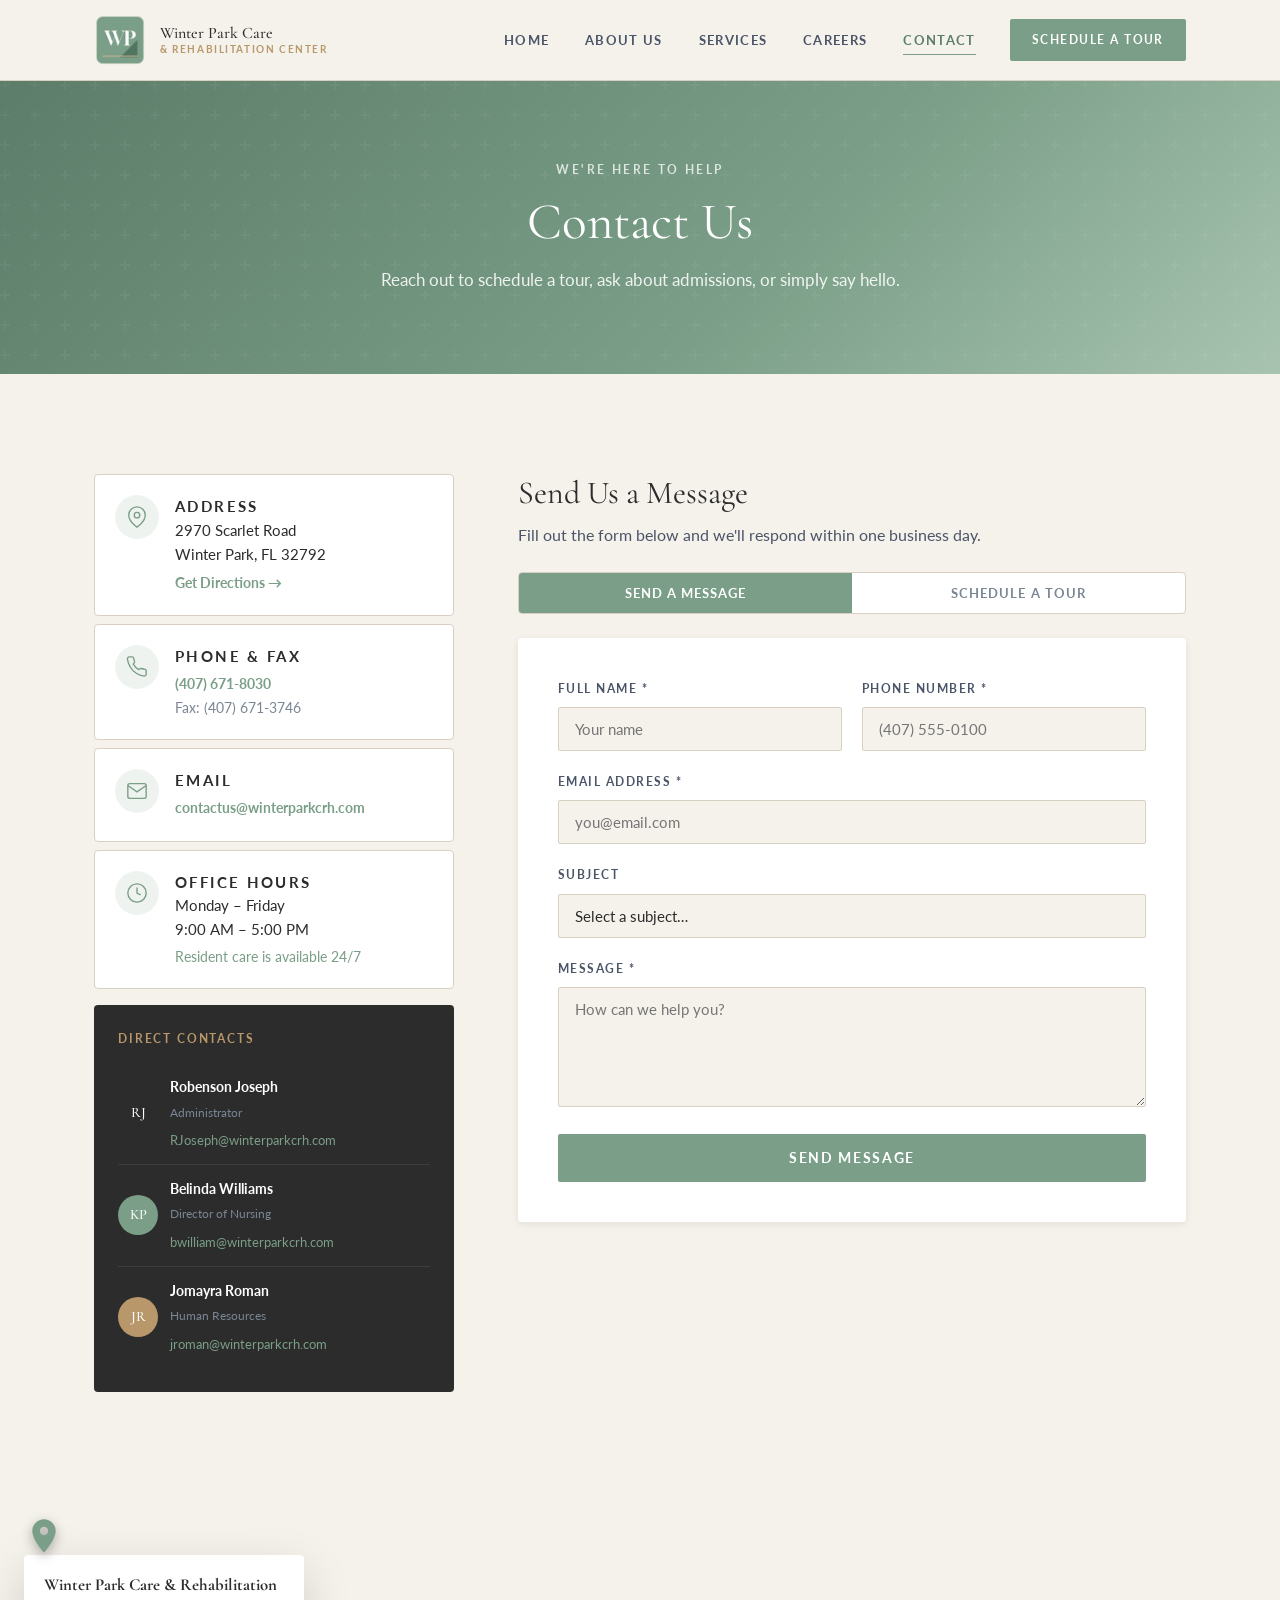
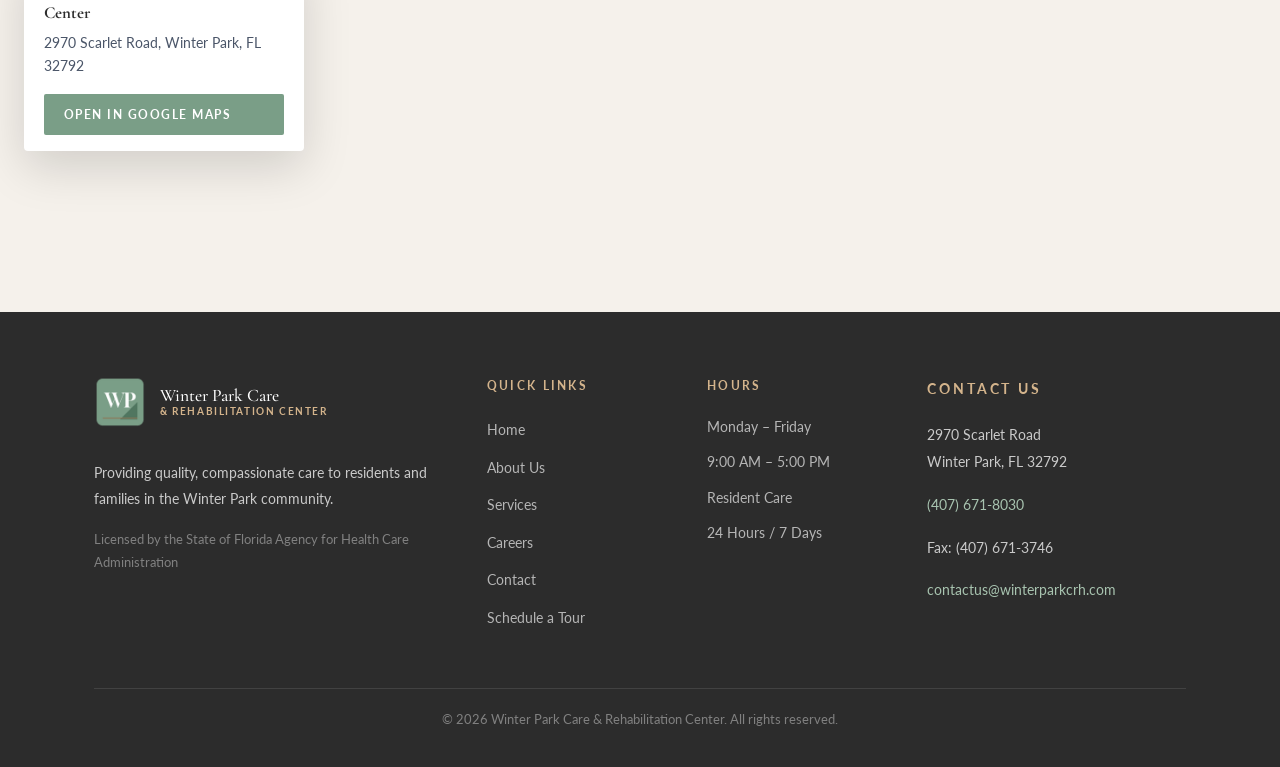
<file: contact.html>
<!DOCTYPE html>
<html lang="en">
<head>
  <meta charset="UTF-8">
  <meta name="viewport" content="width=device-width, initial-scale=1.0">
  <title>Contact Us | Winter Park Care & Rehabilitation Center</title>
  <meta name="description" content="Contact Winter Park Care & Rehabilitation Center. Schedule a tour, ask questions, or find directions to our facility at 2970 Scarlet Road, Winter Park, FL.">
  <link rel="stylesheet" href="css/styles.css">
  
  <link rel="icon" type="image/png" sizes="32x32" href="images/favicon-32.png">
  <link rel="apple-touch-icon" sizes="180x180" href="images/favicon-180.png">
</head>
<body>

<div id="header-mount"></div>

<section class="page-hero">
  <div class="container">
    <span class="section-label" style="color:rgba(255,255,255,0.75);">We're Here to Help</span>
    <h1>Contact Us</h1>
    <p>Reach out to schedule a tour, ask about admissions, or simply say hello.</p>
  </div>
</section>

<!-- Contact Layout -->
<section class="contact-section bg-cream">
  <div class="container contact-layout">

    <!-- Info Panel -->
    <div class="contact-info animate-in">
      <div class="info-block">
        <div class="info-icon">
          <svg width="22" height="22" viewBox="0 0 24 24" fill="none" stroke="currentColor" stroke-width="1.5"><path d="M21 10c0 7-9 13-9 13s-9-6-9-13a9 9 0 0 1 18 0z"/><circle cx="12" cy="10" r="3"/></svg>
        </div>
        <div>
          <p class="info-label">Address</p>
          <p>2970 Scarlet Road<br>Winter Park, FL 32792</p>
          <a href="https://maps.google.com?q=2970+Scarlet+Road+Winter+Park+FL+32792" target="_blank" rel="noopener" class="info-link">Get Directions →</a>
        </div>
      </div>

      <div class="info-block">
        <div class="info-icon">
          <svg width="22" height="22" viewBox="0 0 24 24" fill="none" stroke="currentColor" stroke-width="1.5"><path d="M22 16.92v3a2 2 0 0 1-2.18 2 19.79 19.79 0 0 1-8.63-3.07A19.5 19.5 0 0 1 4.69 12 19.79 19.79 0 0 1 1.58 3.44 2 2 0 0 1 3.54 1h3a2 2 0 0 1 2 1.72c.127.96.361 1.903.7 2.81a2 2 0 0 1-.45 2.11L7.91 8.96a16 16 0 0 0 6 6l.96-.88a2 2 0 0 1 2.11-.45c.907.339 1.85.573 2.81.7A2 2 0 0 1 22 16.92z"/></svg>
        </div>
        <div>
          <p class="info-label">Phone &amp; Fax</p>
          <p><a href="tel:4076718030" class="info-link">(407) 671-8030</a></p>
          <p style="color:var(--muted);font-size:0.9rem;">Fax: (407) 671-3746</p>
        </div>
      </div>

      <div class="info-block">
        <div class="info-icon">
          <svg width="22" height="22" viewBox="0 0 24 24" fill="none" stroke="currentColor" stroke-width="1.5"><path d="M4 4h16c1.1 0 2 .9 2 2v12c0 1.1-.9 2-2 2H4c-1.1 0-2-.9-2-2V6c0-1.1.9-2 2-2z"/><polyline points="22,6 12,13 2,6"/></svg>
        </div>
        <div>
          <p class="info-label">Email</p>
          <a href="mailto:contactus@winterparkcrh.com" class="info-link">contactus@winterparkcrh.com</a>
        </div>
      </div>

      <div class="info-block">
        <div class="info-icon">
          <svg width="22" height="22" viewBox="0 0 24 24" fill="none" stroke="currentColor" stroke-width="1.5"><circle cx="12" cy="12" r="10"/><polyline points="12 6 12 12 16 14"/></svg>
        </div>
        <div>
          <p class="info-label">Office Hours</p>
          <p>Monday – Friday<br>9:00 AM – 5:00 PM</p>
          <p style="color:var(--sage);font-size:0.88rem;margin-top:4px;">Resident care is available 24/7</p>
        </div>
      </div>

      <!-- Leadership quick contact -->
      <div class="quick-contacts">
        <p class="info-label" style="margin-bottom:14px;">Direct Contacts</p>
        <div class="quick-contact-item">
          <div class="qc-avatar" style="background:var(--charcoal);">RJ</div>
          <div>
            <p style="font-weight:700;font-size:0.9rem;margin:0;color:var(--white);">Robenson Joseph</p>
            <p style="font-size:0.78rem;color:var(--muted);margin:2px 0;">Administrator</p>
            <a href="mailto:RJoseph@winterparkcrh.com" style="font-size:0.82rem;color:var(--sage);">RJoseph@winterparkcrh.com</a>
          </div>
        </div>
        <div class="quick-contact-item">
          <div class="qc-avatar" style="background:var(--sage);">KP</div>
          <div>
            <p style="font-weight:700;font-size:0.9rem;margin:0;color:var(--white);">Belinda Williams</p>
            <p style="font-size:0.78rem;color:var(--muted);margin:2px 0;">Director of Nursing</p>
            <a href="mailto:bwilliam@winterparkcrh.com" style="font-size:0.82rem;color:var(--sage);">bwilliam@winterparkcrh.com</a>
          </div>
        </div>
        <div class="quick-contact-item">
          <div class="qc-avatar" style="background:var(--gold);">JR</div>
          <div>
            <p style="font-weight:700;font-size:0.9rem;margin:0;color:var(--white);">Jomayra Roman</p>
            <p style="font-size:0.78rem;color:var(--muted);margin:2px 0;">Human Resources</p>
            <a href="mailto:jroman@winterparkcrh.com" style="font-size:0.82rem;color:var(--sage);">jroman@winterparkcrh.com</a>
          </div>
        </div>
      </div>
    </div>

    <!-- Contact Form -->
    <div class="contact-form-wrap animate-in" data-delay="100">
      <div class="form-header" id="form-header">
        <h2>Send Us a Message</h2>
        <p>Fill out the form below and we'll respond within one business day.</p>
      </div>

      <!-- Tour toggle -->
      <div class="tour-toggle" id="tour-toggle">
        <button class="toggle-btn active" data-form="message">Send a Message</button>
        <button class="toggle-btn" data-form="tour">Schedule a Tour</button>
      </div>

      <!-- Message form -->
      <form class="contact-form card" id="contact-form" novalidate>
        <div class="form-row-2">
          <div class="form-group">
            <label for="c-name">Full Name *</label>
            <input type="text" id="c-name" name="name" required placeholder="Your name">
          </div>
          <div class="form-group">
            <label for="c-phone">Phone Number *</label>
            <input type="tel" id="c-phone" name="phone" required placeholder="(407) 555-0100">
          </div>
        </div>
        <div class="form-group">
          <label for="c-email">Email Address *</label>
          <input type="email" id="c-email" name="email" required placeholder="you@email.com">
        </div>
        <div class="form-group">
          <label for="c-subject">Subject</label>
          <select id="c-subject" name="subject">
            <option value="" selected>Select a subject…</option>
            <option>General Inquiry</option>
            <option>Admissions Information</option>
            <option>Schedule a Tour</option>
            <option>Services Information</option>
            <option>Billing / Insurance</option>
            <option>Other</option>
          </select>
        </div>
        <div class="form-group">
          <label for="c-message">Message *</label>
          <textarea id="c-message" name="message" required placeholder="How can we help you?"></textarea>
        </div>
        <button type="submit" class="btn btn-primary" style="width:100%;justify-content:center;padding:16px;">
          Send Message
        </button>
      </form>

      <!-- Tour form -->
      <form class="contact-form card" id="tour-form" style="display:none;" novalidate>
        <div class="form-row-2">
          <div class="form-group">
            <label for="t-name">Full Name *</label>
            <input type="text" id="t-name" name="name" required placeholder="Your name">
          </div>
          <div class="form-group">
            <label for="t-phone">Phone Number *</label>
            <input type="tel" id="t-phone" name="phone" required placeholder="(407) 555-0100">
          </div>
        </div>
        <div class="form-group">
          <label for="t-email">Email Address *</label>
          <input type="email" id="t-email" name="email" required placeholder="you@email.com">
        </div>
        <div class="form-row-2">
          <div class="form-group">
            <label for="t-date">Preferred Date</label>
            <input type="date" id="t-date" name="date">
          </div>
          <div class="form-group">
            <label for="t-time">Preferred Time</label>
            <select id="t-time" name="time">
              <option value="" selected>Any time</option>
              <option>Morning (9–11 AM)</option>
              <option>Midday (11 AM–1 PM)</option>
              <option>Afternoon (1–3 PM)</option>
              <option>Late Afternoon (3–5 PM)</option>
            </select>
          </div>
        </div>
        <div class="form-group">
          <label for="t-interest">Care Interest</label>
          <select id="t-interest" name="interest">
            <option value="" selected>Select…</option>
            <option>Short-Term Rehabilitation</option>
            <option>Long-Term Care</option>
            <option>Post-Acute Care</option>
            <option>Not sure yet</option>
          </select>
        </div>
        <div class="form-group">
          <label for="t-notes">Additional Notes</label>
          <textarea id="t-notes" name="notes" placeholder="Any questions or special accommodations we should know about?"></textarea>
        </div>
        <button type="submit" class="btn btn-gold" style="width:100%;justify-content:center;padding:16px;">
          Request Tour
        </button>
      </form>
    </div>
  </div>
</section>

<!-- Map Placeholder -->
<section class="map-section" aria-label="Facility location">
  <div class="map-placeholder">
    <div class="map-overlay">
      <div class="map-pin">
        <svg width="40" height="40" viewBox="0 0 24 24" fill="var(--sage)" stroke="none"><path d="M12 2C8.13 2 5 5.13 5 9c0 5.25 7 13 7 13s7-7.75 7-13c0-3.87-3.13-7-7-7zm0 9.5c-1.38 0-2.5-1.12-2.5-2.5s1.12-2.5 2.5-2.5 2.5 1.12 2.5 2.5-1.12 2.5-2.5 2.5z"/></svg>
      </div>
      <div class="map-card">
        <strong>Winter Park Care &amp; Rehabilitation Center</strong>
        <span>2970 Scarlet Road, Winter Park, FL 32792</span>
        <a href="https://maps.google.com?q=2970+Scarlet+Road+Winter+Park+FL+32792" target="_blank" rel="noopener" class="btn btn-primary" style="margin-top:12px;font-size:0.78rem;padding:10px 20px;">
          Open in Google Maps
        </a>
      </div>
    </div>
    <iframe
      title="Winter Park Care & Rehabilitation Center location map"
      src="https://www.google.com/maps/embed?pb=!1m18!1m12!1m3!1d3503.1!2d-81.35!3d28.6!2m3!1f0!2f0!3f0!3m2!1i1024!2i768!4f13.1!3m3!1m2!1s0x0%3A0x0!2zMjjCsDM2JzAwLjAiTiA4McKwMjEnMDAuMCJX!5e0!3m2!1sen!2sus!4v1680000000000!5m2!1sen!2sus"
      style="width:100%;height:420px;border:0;display:block;filter:grayscale(30%) contrast(90%);"
      allowfullscreen=""
      loading="lazy"
      referrerpolicy="no-referrer-when-downgrade">
    </iframe>
  </div>
</section>

<div id="footer-mount"></div>

<script src="js/main.js"></script>
<script>
  // Form toggle
  const toggleBtns = document.querySelectorAll('.toggle-btn');
  const contactForm = document.getElementById('contact-form');
  const tourForm    = document.getElementById('tour-form');

  toggleBtns.forEach(btn => {
    btn.addEventListener('click', () => {
      toggleBtns.forEach(b => b.classList.remove('active'));
      btn.classList.add('active');
      if (btn.dataset.form === 'tour') {
        contactForm.style.display = 'none';
        tourForm.style.display    = 'block';
      } else {
        contactForm.style.display = 'block';
        tourForm.style.display    = 'none';
      }
    });
  });

  // Pre-select tour tab if ?tour=1
  if (new URLSearchParams(location.search).get('tour') === '1') {
    toggleBtns[1].click();
  }

  handleFormSubmit('contact-form', 'Message Sent!', 'message');
  handleFormSubmit('tour-form', 'Tour Requested!', 'tour');
</script>
</body>
</html>
</file>
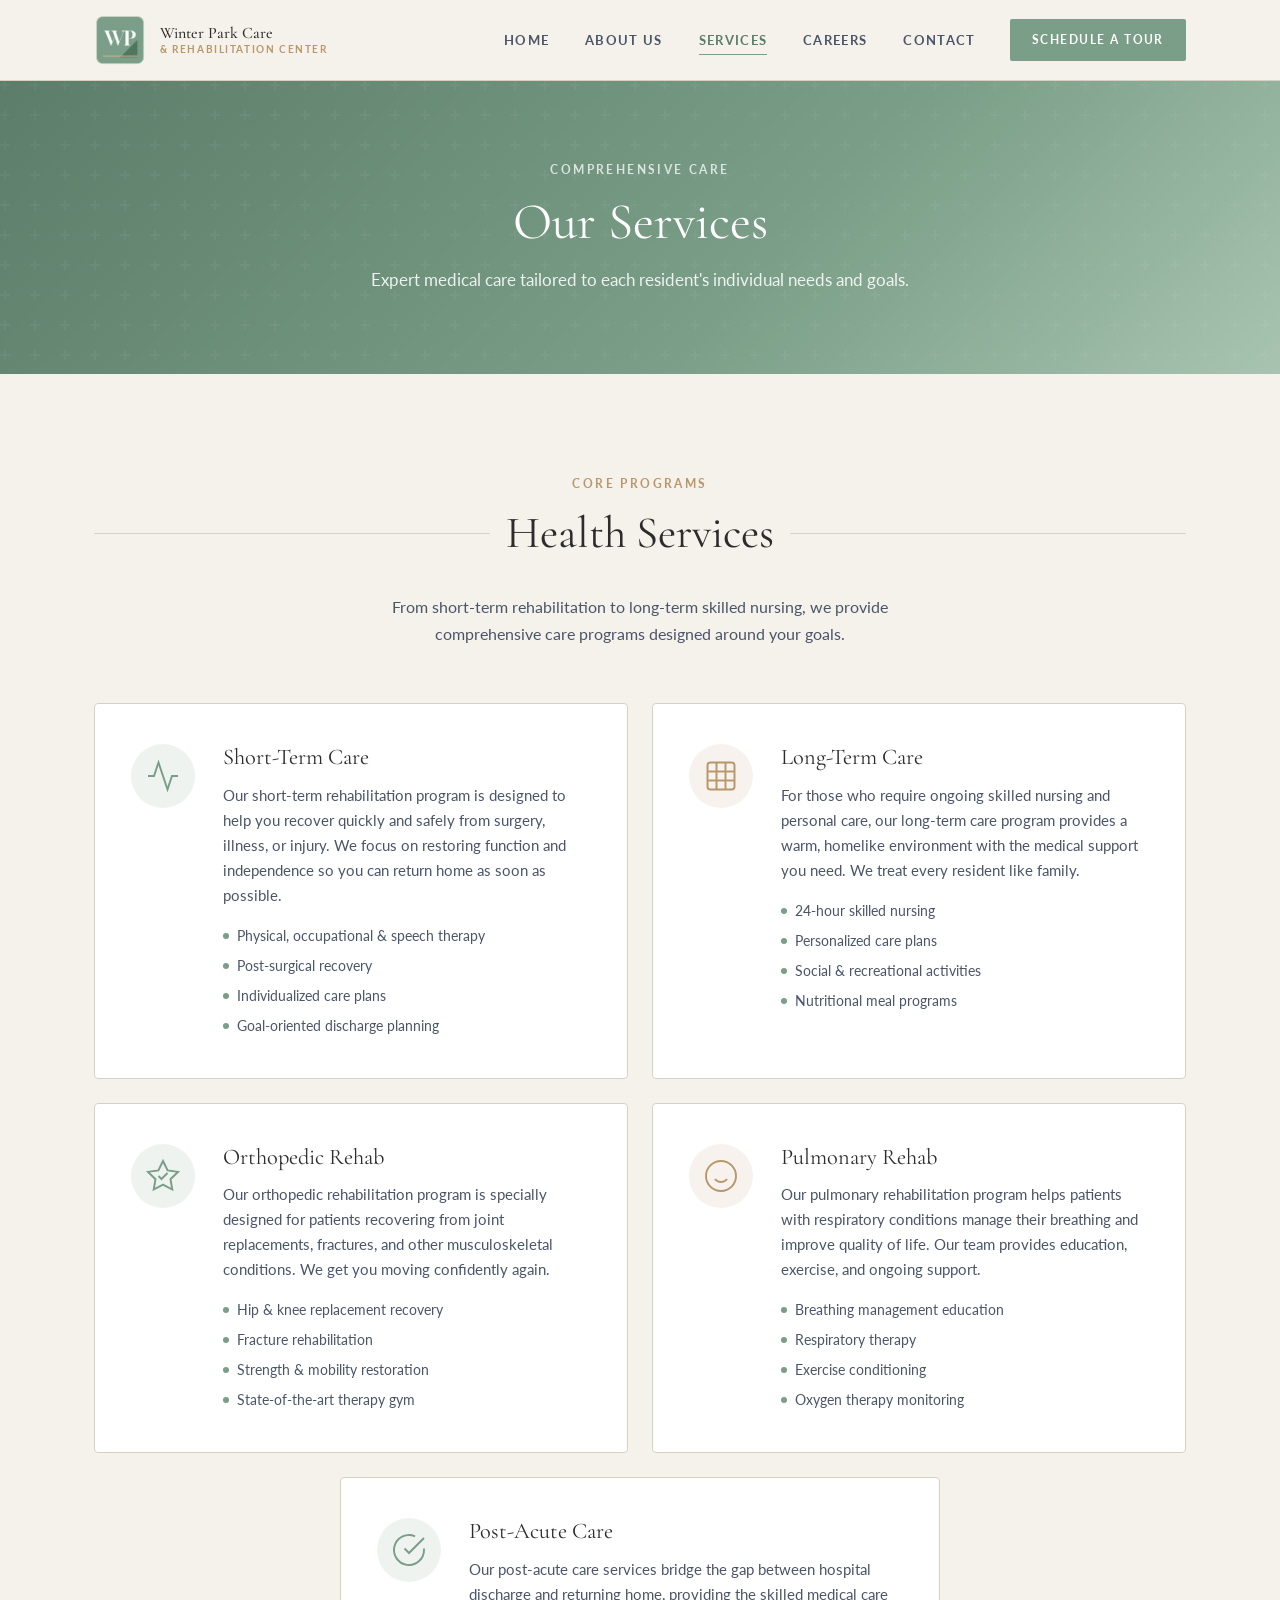
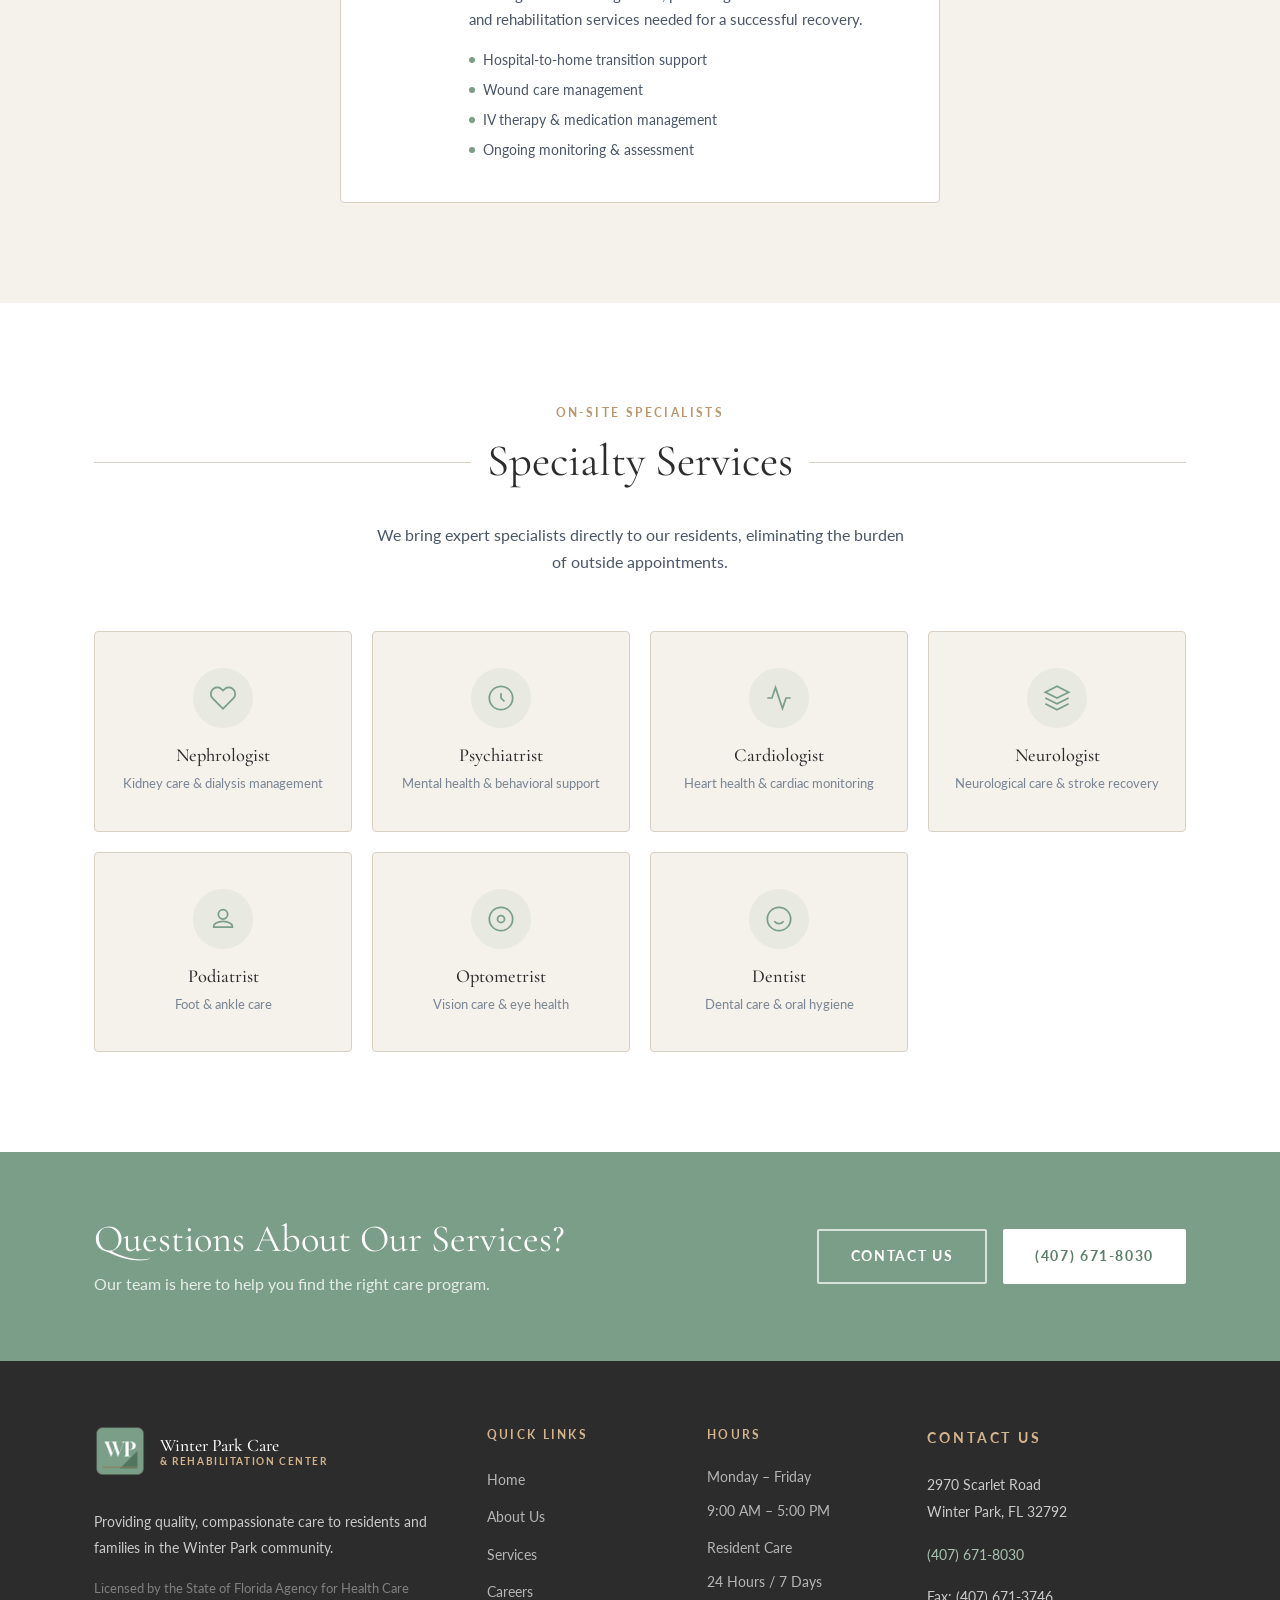
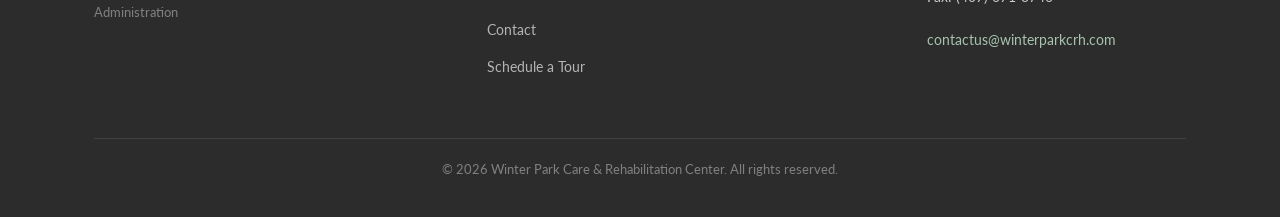
<file: services.html>
<!DOCTYPE html>
<html lang="en">
<head>
  <meta charset="UTF-8">
  <meta name="viewport" content="width=device-width, initial-scale=1.0">
  <title>Services | Winter Park Care & Rehabilitation Center</title>
  <meta name="description" content="Comprehensive health and specialty services at Winter Park Care & Rehabilitation Center including short-term rehab, long-term care, orthopedic rehab, and more.">
  <link rel="stylesheet" href="css/styles.css">
  
  <link rel="icon" type="image/png" sizes="32x32" href="images/favicon-32.png">
  <link rel="apple-touch-icon" sizes="180x180" href="images/favicon-180.png">
</head>
<body>

<div id="header-mount"></div>

<section class="page-hero">
  <div class="container">
    <span class="section-label" style="color:rgba(255,255,255,0.75);">Comprehensive Care</span>
    <h1>Our Services</h1>
    <p style="white-space:nowrap;">Expert medical care tailored to each resident's individual needs and goals.</p>
  </div>
</section>

<!-- Health Services -->
<section class="health-services bg-cream">
  <div class="container">
    <div class="text-center animate-in">
      <span class="section-label">Core Programs</span>
      <div class="section-divider">
        <h2 class="section-title" style="white-space:nowrap;">Health Services</h2>
      </div>
      <p style="max-width:540px;margin:0 auto 56px;color:var(--slate);">From short-term rehabilitation to long-term skilled nursing, we provide comprehensive care programs designed around your goals.</p>
    </div>
    <div class="health-grid">

      <div class="health-card animate-in">
        <div class="hc-icon">
          <svg width="36" height="36" viewBox="0 0 24 24" fill="none" stroke="currentColor" stroke-width="1.3">
            <path d="M22 12h-4l-3 9L9 3l-3 9H2"/>
          </svg>
        </div>
        <div class="hc-body">
          <h3>Short-Term Care</h3>
          <p>Our short-term rehabilitation program is designed to help you recover quickly and safely from surgery, illness, or injury. We focus on restoring function and independence so you can return home as soon as possible.</p>
          <ul class="service-features">
            <li>Physical, occupational & speech therapy</li>
            <li>Post-surgical recovery</li>
            <li>Individualized care plans</li>
            <li>Goal-oriented discharge planning</li>
          </ul>
        </div>
      </div>

      <div class="health-card animate-in" data-delay="80">
        <div class="hc-icon" style="background:rgba(184,151,106,0.12);color:var(--gold);">
          <svg width="36" height="36" viewBox="0 0 24 24" fill="none" stroke="currentColor" stroke-width="1.3">
            <rect x="3" y="3" width="18" height="18" rx="2" ry="2"/>
            <line x1="3" y1="9" x2="21" y2="9"/>
            <line x1="3" y1="15" x2="21" y2="15"/>
            <line x1="9" y1="3" x2="9" y2="21"/>
            <line x1="15" y1="3" x2="15" y2="21"/>
          </svg>
        </div>
        <div class="hc-body">
          <h3>Long-Term Care</h3>
          <p>For those who require ongoing skilled nursing and personal care, our long-term care program provides a warm, homelike environment with the medical support you need. We treat every resident like family.</p>
          <ul class="service-features">
            <li>24-hour skilled nursing</li>
            <li>Personalized care plans</li>
            <li>Social & recreational activities</li>
            <li>Nutritional meal programs</li>
          </ul>
        </div>
      </div>

      <div class="health-card animate-in" data-delay="160">
        <div class="hc-icon">
          <svg width="36" height="36" viewBox="0 0 24 24" fill="none" stroke="currentColor" stroke-width="1.3">
            <path d="M9 12l2 2 4-4"/>
            <path d="M12 2l3.09 6.26L22 9.27l-5 4.87 1.18 6.88L12 17.77l-6.18 3.25L7 14.14 2 9.27l6.91-1.01L12 2z"/>
          </svg>
        </div>
        <div class="hc-body">
          <h3>Orthopedic Rehab</h3>
          <p>Our orthopedic rehabilitation program is specially designed for patients recovering from joint replacements, fractures, and other musculoskeletal conditions. We get you moving confidently again.</p>
          <ul class="service-features">
            <li>Hip & knee replacement recovery</li>
            <li>Fracture rehabilitation</li>
            <li>Strength & mobility restoration</li>
            <li>State-of-the-art therapy gym</li>
          </ul>
        </div>
      </div>

      <div class="health-card animate-in" data-delay="240">
        <div class="hc-icon" style="background:rgba(184,151,106,0.12);color:var(--gold);">
          <svg width="36" height="36" viewBox="0 0 24 24" fill="none" stroke="currentColor" stroke-width="1.3">
            <path d="M12 2a10 10 0 1 0 0 20A10 10 0 0 0 12 2z"/>
            <path d="M8 14s1.5 2 4 2 4-2 4-2"/>
            <line x1="9" y1="9" x2="9.01" y2="9"/>
            <line x1="15" y1="9" x2="15.01" y2="9"/>
          </svg>
        </div>
        <div class="hc-body">
          <h3>Pulmonary Rehab</h3>
          <p>Our pulmonary rehabilitation program helps patients with respiratory conditions manage their breathing and improve quality of life. Our team provides education, exercise, and ongoing support.</p>
          <ul class="service-features">
            <li>Breathing management education</li>
            <li>Respiratory therapy</li>
            <li>Exercise conditioning</li>
            <li>Oxygen therapy monitoring</li>
          </ul>
        </div>
      </div>

      <div class="health-card animate-in" data-delay="320">
        <div class="hc-icon">
          <svg width="36" height="36" viewBox="0 0 24 24" fill="none" stroke="currentColor" stroke-width="1.3">
            <path d="M22 11.08V12a10 10 0 1 1-5.93-9.14"/>
            <polyline points="22 4 12 14.01 9 11.01"/>
          </svg>
        </div>
        <div class="hc-body">
          <h3>Post-Acute Care</h3>
          <p>Our post-acute care services bridge the gap between hospital discharge and returning home, providing the skilled medical care and rehabilitation services needed for a successful recovery.</p>
          <ul class="service-features">
            <li>Hospital-to-home transition support</li>
            <li>Wound care management</li>
            <li>IV therapy & medication management</li>
            <li>Ongoing monitoring & assessment</li>
          </ul>
        </div>
      </div>

    </div>
  </div>
</section>

<!-- Specialty Services -->
<section class="specialty-services bg-white" id="specialty">
  <div class="container">
    <div class="text-center animate-in">
      <span class="section-label">On-Site Specialists</span>
      <div class="section-divider">
        <h2 class="section-title" style="white-space:nowrap;">Specialty Services</h2>
      </div>
      <p style="max-width:540px;margin:0 auto 56px;color:var(--slate);">We bring expert specialists directly to our residents, eliminating the burden of outside appointments.</p>
    </div>
    <div class="specialty-grid">
      <div class="spec-card animate-in">
        <div class="spec-icon">
          <svg width="28" height="28" viewBox="0 0 24 24" fill="none" stroke="currentColor" stroke-width="1.5"><path d="M20.84 4.61a5.5 5.5 0 0 0-7.78 0L12 5.67l-1.06-1.06a5.5 5.5 0 0 0-7.78 7.78l1.06 1.06L12 21.23l7.78-7.78 1.06-1.06a5.5 5.5 0 0 0 0-7.78z"/></svg>
        </div>
        <h4>Nephrologist</h4>
        <p>Kidney care & dialysis management</p>
      </div>
      <div class="spec-card animate-in" data-delay="60">
        <div class="spec-icon">
          <svg width="28" height="28" viewBox="0 0 24 24" fill="none" stroke="currentColor" stroke-width="1.5"><circle cx="12" cy="12" r="10"/><path d="M12 8v4l3 3"/></svg>
        </div>
        <h4>Psychiatrist</h4>
        <p>Mental health & behavioral support</p>
      </div>
      <div class="spec-card animate-in" data-delay="120">
        <div class="spec-icon">
          <svg width="28" height="28" viewBox="0 0 24 24" fill="none" stroke="currentColor" stroke-width="1.5"><path d="M22 12h-4l-3 9L9 3l-3 9H2"/></svg>
        </div>
        <h4>Cardiologist</h4>
        <p>Heart health & cardiac monitoring</p>
      </div>
      <div class="spec-card animate-in" data-delay="180">
        <div class="spec-icon">
          <svg width="28" height="28" viewBox="0 0 24 24" fill="none" stroke="currentColor" stroke-width="1.5"><path d="M12 2L2 7l10 5 10-5-10-5z"/><path d="M2 17l10 5 10-5"/><path d="M2 12l10 5 10-5"/></svg>
        </div>
        <h4>Neurologist</h4>
        <p>Neurological care & stroke recovery</p>
      </div>
      <div class="spec-card animate-in" data-delay="240">
        <div class="spec-icon">
          <svg width="28" height="28" viewBox="0 0 24 24" fill="none" stroke="currentColor" stroke-width="1.5"><circle cx="12" cy="8" r="4"/><path d="M12 14c-5 0-8 2.5-8 4v1h16v-1c0-1.5-3-4-8-4z"/></svg>
        </div>
        <h4>Podiatrist</h4>
        <p>Foot & ankle care</p>
      </div>
      <div class="spec-card animate-in" data-delay="300">
        <div class="spec-icon">
          <svg width="28" height="28" viewBox="0 0 24 24" fill="none" stroke="currentColor" stroke-width="1.5"><circle cx="12" cy="12" r="10"/><circle cx="12" cy="12" r="3"/></svg>
        </div>
        <h4>Optometrist</h4>
        <p>Vision care & eye health</p>
      </div>
      <div class="spec-card animate-in" data-delay="360">
        <div class="spec-icon">
          <svg width="28" height="28" viewBox="0 0 24 24" fill="none" stroke="currentColor" stroke-width="1.5"><path d="M12 2C6.48 2 2 6.48 2 12s4.48 10 10 10 10-4.48 10-10S17.52 2 12 2z"/><path d="M8 14s1.5 2 4 2 4-2 4-2"/><line x1="9" y1="9" x2="9.01" y2="9"/><line x1="15" y1="9" x2="15.01" y2="9"/></svg>
        </div>
        <h4>Dentist</h4>
        <p>Dental care & oral hygiene</p>
      </div>
    </div>
  </div>
</section>

<!-- CTA -->
<section class="bg-sage" style="padding:64px 0;">
  <div class="container" style="display:flex;align-items:center;justify-content:space-between;gap:40px;flex-wrap:wrap;">
    <div>
      <h2 style="color:var(--white);font-size:clamp(1.6rem,3vw,2.4rem);">Questions About Our Services?</h2>
      <p style="color:rgba(255,255,255,0.82);margin:8px 0 0;">Our team is here to help you find the right care program.</p>
    </div>
    <div style="display:flex;gap:16px;flex-wrap:wrap;">
      <a href="contact.html" class="btn btn-outline">Contact Us</a>
      <a href="tel:4076718030" class="btn" style="background:var(--white);color:var(--sage-dark);">(407) 671-8030</a>
    </div>
  </div>
</section>

<div id="footer-mount"></div>

<script src="js/main.js"></script>
</body>
</html>
</file>
<file: css/styles.css>
/* =========================================================
   Winter Park Care & Rehabilitation Center — Styles
   Colors: Warm sage green + soft cream + muted gold
   Fonts:  Cormorant Garamond (display) + Lato (body)
   ========================================================= */

@import url('https://fonts.googleapis.com/css2?family=Cormorant+Garamond:ital,wght@0,300;0,400;0,500;0,600;1,300;1,400&family=Lato:wght@300;400;700&display=swap');

/* ── Design Tokens ── */
:root {
  --cream:        #F5F1EB;
  --cream-dark:   #EDE7DC;
  --sage:         #7A9E87;
  --sage-dark:    #5C7D69;
  --sage-light:   #A8C4B0;
  --gold:         #B8976A;
  --gold-light:   #D4B48C;
  --charcoal:     #2C2C2C;
  --slate:        #4A5568;
  --muted:        #7A8694;
  --white:        #FFFFFF;
  --divider:      #D9D0C4;

  --font-display: 'Cormorant Garamond', Georgia, serif;
  --font-body:    'Lato', 'Helvetica Neue', sans-serif;

  --shadow-sm:    0 2px 8px rgba(0,0,0,0.08);
  --shadow-md:    0 6px 24px rgba(0,0,0,0.12);
  --shadow-lg:    0 16px 48px rgba(0,0,0,0.15);

  --ease:         0.3s ease;
  --container:    1140px;
}

/* ── Reset ── */
*, *::before, *::after { box-sizing: border-box; margin: 0; padding: 0; }
html  { scroll-behavior: smooth; }
body  { font-family: var(--font-body); background: var(--cream); color: var(--charcoal); line-height: 1.7; -webkit-font-smoothing: antialiased; }
img   { max-width: 100%; height: auto; display: block; }
a     { text-decoration: none; color: inherit; }
ul    { list-style: none; }
p     { margin-bottom: 1rem; }

/* ── Typography ── */
h1, h2, h3, h4 { font-family: var(--font-display); font-weight: 400; line-height: 1.2; }
h1 { font-size: clamp(2.4rem, 5vw, 4rem); }
h2 { font-size: clamp(1.8rem, 3.5vw, 2.8rem); }
h3 { font-size: clamp(1.3rem, 2.5vw, 1.8rem); }

.section-label {
  font-family: var(--font-body);
  font-size: 0.75rem;
  font-weight: 700;
  letter-spacing: 0.2em;
  text-transform: uppercase;
  color: var(--gold);
  margin-bottom: 0.75rem;
  display: block;
}

.section-divider {
  display: flex;
  align-items: center;
  gap: 16px;
  margin-bottom: 2rem;
}
.section-divider::before,
.section-divider::after {
  content: '';
  flex: 1;
  height: 1px;
  background: var(--divider);
}

/* ── Layout ── */
.container   { max-width: var(--container); margin: 0 auto; padding: 0 24px; }
section      { padding: 80px 0; }
.text-center { text-align: center; }
.bg-white    { background: var(--white); }
.bg-cream    { background: var(--cream); }
.bg-sage     { background: var(--sage); color: var(--white); }
.bg-charcoal { background: var(--charcoal); color: var(--white); }

/* ── Buttons ── */
.btn {
  display: inline-flex;
  align-items: center;
  gap: 8px;
  padding: 14px 32px;
  font-family: var(--font-body);
  font-size: 0.85rem;
  font-weight: 700;
  letter-spacing: 0.12em;
  text-transform: uppercase;
  border: none;
  cursor: pointer;
  transition: all var(--ease);
  border-radius: 2px;
}
.btn-primary { background: var(--sage); color: var(--white); }
.btn-primary:hover { background: var(--sage-dark); transform: translateY(-2px); box-shadow: var(--shadow-md); }
.btn-outline { background: transparent; color: var(--white); border: 2px solid rgba(255,255,255,0.7); }
.btn-outline:hover { background: rgba(255,255,255,0.12); border-color: var(--white); }
.btn-gold { background: var(--gold); color: var(--white); }
.btn-gold:hover { background: #a07d55; transform: translateY(-2px); box-shadow: var(--shadow-md); }

/* ── Header ── */
.site-header {
  position: fixed;
  top: 0; left: 0; right: 0;
  z-index: 1000;
  background: rgba(245, 241, 235, 0.97);
  backdrop-filter: blur(12px);
  border-bottom: 1px solid var(--divider);
  transition: box-shadow var(--ease);
}
.site-header.scrolled { box-shadow: var(--shadow-sm); }

.header-inner {
  display: flex;
  align-items: center;
  justify-content: space-between;
  height: 80px;
  max-width: var(--container);
  margin: 0 auto;
  padding: 0 24px;
}

.logo { display: flex; align-items: center; gap: 14px; text-decoration: none; }
.logo img { height: 52px; width: 52px; flex-shrink: 0; }
.logo-text { display: flex; flex-direction: column; line-height: 1.2; }
.logo-name { font-family: var(--font-display); font-size: 1rem; font-weight: 500; color: var(--charcoal); }
.logo-sub  { font-size: 0.62rem; font-weight: 700; letter-spacing: 0.16em; text-transform: uppercase; color: var(--gold); }
/* Footer overrides — white text on dark bg */
.footer-logo .logo-name { color: var(--white); }
.footer-logo .logo-sub  { color: var(--gold-light); }

.main-nav { display: flex; align-items: center; gap: 8px; }

.nav-link {
  font-size: 0.82rem;
  font-weight: 700;
  letter-spacing: 0.1em;
  text-transform: uppercase;
  color: var(--slate);
  padding: 8px 14px;
  border-radius: 2px;
  transition: color var(--ease);
  position: relative;
}
.nav-link::after {
  content: '';
  position: absolute;
  bottom: 4px; left: 14px; right: 14px;
  height: 1px;
  background: var(--sage);
  transform: scaleX(0);
  transition: transform var(--ease);
}
.nav-link:hover             { color: var(--sage-dark); }
.nav-link:hover::after,
.nav-link.active::after     { transform: scaleX(1); }
.nav-link.active            { color: var(--sage-dark); }

.nav-cta {
  margin-left: 12px;
  background: var(--sage);
  color: var(--white);
  padding: 10px 22px;
  font-size: 0.78rem;
  font-weight: 700;
  letter-spacing: 0.12em;
  text-transform: uppercase;
  border-radius: 2px;
  transition: all var(--ease);
}
.nav-cta:hover { background: var(--sage-dark); transform: translateY(-1px); }

.hamburger {
  display: none;
  flex-direction: column;
  gap: 5px;
  background: none;
  border: none;
  cursor: pointer;
  padding: 4px;
}
.hamburger span { width: 24px; height: 2px; background: var(--charcoal); transition: all 0.3s; display: block; }
.hamburger.open span:nth-child(1) { transform: translateY(7px) rotate(45deg); }
.hamburger.open span:nth-child(2) { opacity: 0; }
.hamburger.open span:nth-child(3) { transform: translateY(-7px) rotate(-45deg); }

.mobile-nav {
  display: none;
  flex-direction: column;
  background: var(--cream);
  border-top: 1px solid var(--divider);
  padding: 16px 24px 24px;
  gap: 4px;
}
.mobile-nav.open { display: flex; }
.mobile-nav .nav-link { display: block; padding: 10px 0; }
.mobile-nav .nav-cta  { margin: 12px 0 0; text-align: center; display: block; padding: 12px; }

/* ── Footer ── */
.site-footer { background: var(--charcoal); color: rgba(255,255,255,0.75); padding: 64px 0 0; }

.footer-grid {
  display: grid;
  grid-template-columns: 2fr 1fr 1fr 1.5fr;
  gap: 48px;
  padding-bottom: 48px;
  border-bottom: 1px solid rgba(255,255,255,0.1);
}

.footer-brand .logo-name { color: var(--white); font-size: 1.1rem; }
.footer-brand .logo-sub  { color: var(--gold-light); }
.footer-brand p { margin-top: 16px; font-size: 0.9rem; line-height: 1.8; }

.footer-heading {
  font-family: var(--font-body);
  font-size: 0.72rem;
  font-weight: 700;
  letter-spacing: 0.2em;
  text-transform: uppercase;
  color: var(--gold-light);
  margin-bottom: 20px;
}

.footer-links li   { margin-bottom: 10px; }
.footer-links a    { font-size: 0.9rem; color: rgba(255,255,255,0.65); transition: color var(--ease); }
.footer-links a:hover { color: var(--white); }

.footer-contact p  { font-size: 0.88rem; line-height: 1.9; }
.footer-contact a  { color: var(--sage-light); }
.footer-contact a:hover { color: var(--white); }

.footer-bottom { text-align: center; padding: 20px 0; font-size: 0.8rem; color: rgba(255,255,255,0.4); }

/* ── Inner Page Hero ── */
.page-hero {
  margin-top: 80px;
  background: linear-gradient(135deg, var(--sage-dark) 0%, var(--sage) 60%, var(--sage-light) 100%);
  padding: 80px 0;
  text-align: center;
  color: var(--white);
  position: relative;
  overflow: hidden;
}
.page-hero::before {
  content: '';
  position: absolute;
  inset: 0;
  background: url("data:image/svg+xml,%3Csvg width='60' height='60' viewBox='0 0 60 60' xmlns='http://www.w3.org/2000/svg'%3E%3Cg fill='%23ffffff' fill-opacity='0.04'%3E%3Cpath d='M36 34v-4h-2v4h-4v2h4v4h2v-4h4v-2h-4zm0-30V0h-2v4h-4v2h4v4h2V6h4V4h-4zM6 34v-4H4v4H0v2h4v4h2v-4h4v-2H6zM6 4V0H4v4H0v2h4v4h2V6h4V4H6z'/%3E%3C/g%3E%3C/svg%3E");
}
.page-hero h1 { font-size: clamp(2rem, 4vw, 3.2rem); color: var(--white); position: relative; }
.page-hero p  { font-size: 1.05rem; opacity: 0.88; max-width: 800px; margin: 12px auto 0; position: relative; white-space: nowrap; }

/* ── Cards ── */
.card { background: var(--white); border-radius: 4px; box-shadow: var(--shadow-sm); }

/* ── Forms ── */
.form-group { margin-bottom: 20px; }
.form-group label {
  display: block;
  font-size: 0.78rem;
  font-weight: 700;
  letter-spacing: 0.12em;
  text-transform: uppercase;
  color: var(--slate);
  margin-bottom: 8px;
}
.form-group input,
.form-group textarea,
.form-group select {
  width: 100%;
  padding: 12px 16px;
  font-family: var(--font-body);
  font-size: 0.95rem;
  color: var(--charcoal);
  background: var(--cream);
  border: 1px solid var(--divider);
  border-radius: 2px;
  transition: border-color var(--ease), box-shadow var(--ease);
  outline: none;
  appearance: none;
}
.form-group input:focus,
.form-group textarea:focus,
.form-group select:focus {
  border-color: var(--sage);
  box-shadow: 0 0 0 3px rgba(122, 158, 135, 0.15);
}
.form-group textarea { resize: vertical; min-height: 120px; }

/* ── Scroll Animations ── */
.animate-in {
  opacity: 0;
  transform: translateY(24px);
  transition: opacity 0.6s ease, transform 0.6s ease;
}
.animate-in.visible { opacity: 1; transform: translateY(0); }

/* ── Shared CTA Banner ── */
.cta-banner  { padding: 64px 0; }
.cta-inner   { display: flex; align-items: center; justify-content: space-between; gap: 40px; flex-wrap: wrap; }
.cta-buttons { display: flex; gap: 16px; flex-shrink: 0; flex-wrap: wrap; }

/* ── Form Success State ── */
.form-success { text-align: center; padding: 48px 32px; }

/* ==========================================================
   HOME PAGE
   ========================================================== */

.hero {
  position: relative;
  height: 100vh;
  min-height: 600px;
  max-height: 900px;
  margin-top: 80px;
  display: flex;
  align-items: flex-end;
  background: url('../images/hero-main.jpg') center top / cover no-repeat;
  overflow: hidden;
}
.hero-overlay {
  position: absolute;
  inset: 0;
  background: linear-gradient(to right, rgba(30,42,35,0.78) 0%, rgba(30,42,35,0.50) 60%, rgba(30,42,35,0.20) 100%);
}
.hero-content {
  position: absolute;
  bottom: 140px;
  left: 0;
  right: 0;
  z-index: 2;
  max-width: 640px;
  padding: 0 24px;
  color: var(--white);
  animation: heroFadeIn 1s ease forwards;
}
@keyframes heroFadeIn {
  from { opacity: 0; transform: translateY(30px); }
  to   { opacity: 1; transform: translateY(0); }
}
.hero-content h1 { font-size: clamp(2.8rem, 6vw, 4.8rem); color: var(--white); font-weight: 300; line-height: 1.1; margin-bottom: 16px; }
.hero-tagline    { font-size: 1.15rem; font-style: italic; font-family: var(--font-display); color: rgba(255,255,255,0.85); margin-bottom: 36px; }
.hero-actions    { display: flex; gap: 16px; flex-wrap: wrap; }



/* Stats Bar */
.stats-bar   { padding: 36px 0; }
.stats-grid  { display: flex; align-items: center; justify-content: center; flex-wrap: wrap; }
.stat        { text-align: center; padding: 16px 48px; flex: 1; min-width: 160px; }
.stat-number { display: block; font-family: var(--font-display); font-size: 2.4rem; font-weight: 600; color: var(--white); line-height: 1; }
.stat-label  { display: block; font-size: 0.78rem; font-weight: 700; letter-spacing: 0.1em; text-transform: uppercase; color: rgba(255,255,255,0.7); margin-top: 6px; }
.stat-divider { width: 1px; height: 48px; background: rgba(255,255,255,0.25); flex-shrink: 0; }

/* Promise */
.promise        { padding: 100px 0; }
.promise-grid   { display: grid; grid-template-columns: 1fr 1fr; gap: 80px; align-items: center; }
.promise-image  { position: relative; }
.promise-image img { width: 100%; height: 480px; object-fit: cover; border-radius: 4px; box-shadow: var(--shadow-lg); }
.promise-badge  { position: absolute; bottom: -24px; right: -24px; background: var(--gold); color: var(--white); padding: 20px 28px; display: flex; align-items: center; gap: 10px; font-size: 0.82rem; font-weight: 700; letter-spacing: 0.12em; text-transform: uppercase; box-shadow: var(--shadow-md); border-radius: 2px; }
.promise-text h2 { margin-bottom: 20px; }
.promise-text p  { color: var(--slate); }

/* Home Services Grid */
.services-preview { padding: 100px 0; }
.services-grid    { display: grid; grid-template-columns: repeat(3, 1fr); gap: 24px; }
.service-card     { display: block; padding: 36px 28px; background: var(--cream); border: 1px solid var(--divider); border-radius: 4px; transition: all var(--ease); }
.service-card:hover { transform: translateY(-6px); box-shadow: var(--shadow-md); border-color: var(--sage-light); background: var(--white); }
.service-icon     { width: 56px; height: 56px; background: rgba(122,158,135,0.12); border-radius: 50%; display: flex; align-items: center; justify-content: center; color: var(--sage); margin-bottom: 20px; transition: all var(--ease); }
.service-card:hover .service-icon { background: var(--sage); color: var(--white); }
.service-card h3  { font-size: 1.25rem; margin-bottom: 10px; }
.service-card p   { font-size: 0.9rem; color: var(--slate); margin: 0; }
.service-card--cta { background: var(--charcoal); border-color: var(--charcoal); }
.service-card--cta h3 { color: var(--white); }
.service-card--cta p  { color: rgba(255,255,255,0.7); }
.card-link { display: inline-block; margin-top: 16px; font-size: 0.82rem; font-weight: 700; letter-spacing: 0.1em; text-transform: uppercase; color: var(--gold-light); }

/* Why Choose Us */
.why-us   { padding: 100px 0; }
.why-grid { display: grid; grid-template-columns: repeat(2, 1fr); gap: 32px; margin-top: 16px; }
.why-card { background: var(--white); padding: 48px 40px; border-radius: 4px; border-left: 3px solid var(--sage); box-shadow: var(--shadow-sm); transition: all var(--ease); }
.why-card:hover { transform: translateY(-4px); box-shadow: var(--shadow-md); border-left-color: var(--gold); }
.why-number { font-family: var(--font-display); font-size: 3.5rem; font-weight: 300; color: var(--divider); line-height: 1; margin-bottom: 16px; }
.why-card h3 { font-size: 1.4rem; margin-bottom: 14px; }
.why-card p  { color: var(--slate); font-size: 0.95rem; margin: 0; }

/* Gallery Strip */
.gallery-strip { padding: 0; }
.gallery-grid  { display: grid; grid-template-columns: repeat(4, 1fr); height: 320px; }
.gallery-item  { position: relative; overflow: hidden; }
.gallery-item img { width: 100%; height: 100%; object-fit: cover; transition: transform 0.6s ease; }
.gallery-item:hover img { transform: scale(1.06); }
.gallery-label { position: absolute; bottom: 0; left: 0; right: 0; padding: 32px 20px 16px; background: linear-gradient(to top, rgba(0,0,0,0.65), transparent); color: var(--white); font-size: 0.82rem; font-weight: 700; letter-spacing: 0.12em; text-transform: uppercase; }

/* ==========================================================
   ABOUT PAGE
   ========================================================== */

.about-promise  { padding: 100px 0; }
.promise-layout { display: grid; grid-template-columns: 1fr 1fr; gap: 80px; align-items: center; }
.promise-layout h2 { margin-bottom: 20px; }
.promise-layout p  { color: var(--slate); }
.promise-photo img { width: 100%; height: 480px; object-fit: cover; object-position: center top; border-radius: 4px; box-shadow: var(--shadow-lg); display: block; }

.philosophy { padding: 100px 0; }
.phil-grid  { display: grid; grid-template-columns: repeat(2, 1fr); gap: 28px; margin-top: 16px; }
.phil-card  { padding: 40px 36px; background: var(--cream); border-radius: 4px; border: 1px solid var(--divider); transition: all var(--ease); }
.phil-card:hover { transform: translateY(-4px); box-shadow: var(--shadow-md); }
.phil-icon  { width: 56px; height: 56px; border-radius: 50%; display: flex; align-items: center; justify-content: center; margin-bottom: 20px; }
.phil-card h3 { font-size: 1.3rem; margin-bottom: 12px; }
.phil-card p  { color: var(--slate); font-size: 0.95rem; margin: 0; }

.facility-section { padding: 100px 0; }
.facility-grid { display: grid; grid-template-columns: 1fr 1fr; gap: 16px; }
.facility-photo [style*="grid-area"] { grid-area: unset; }
.facility-photo { position: relative; overflow: hidden; border-radius: 4px; height: 260px; }
.facility-photo img { width: 100%; height: 100%; object-fit: cover; transition: transform 0.6s ease; }
.facility-photo:hover img { transform: scale(1.05); }
.facility-label { position: absolute; bottom: 0; left: 0; right: 0; padding: 32px 20px 14px; background: linear-gradient(to top, rgba(0,0,0,0.6), transparent); color: var(--white); font-size: 0.8rem; font-weight: 700; letter-spacing: 0.14em; text-transform: uppercase; }

.leadership  { padding: 100px 0; }
.leader-grid { display: grid; grid-template-columns: repeat(3, 1fr); gap: 28px; }
.leader-card { background: var(--cream); border: 1px solid var(--divider); border-radius: 4px; padding: 40px 32px; text-align: center; transition: all var(--ease); }
.leader-card:hover { transform: translateY(-4px); box-shadow: var(--shadow-md); }
.leader-avatar { width: 72px; height: 72px; border-radius: 50%; background: var(--charcoal); display: flex; align-items: center; justify-content: center; margin: 0 auto 16px; }
.leader-avatar span { font-family: var(--font-display); font-size: 1.4rem; font-weight: 500; color: var(--white); }
.leader-role { font-size: 0.72rem; font-weight: 700; letter-spacing: 0.16em; text-transform: uppercase; color: var(--gold); margin-bottom: 8px; }
.leader-card h3 { font-size: 1.4rem; margin-bottom: 20px; }
.leader-contact { display: flex; flex-direction: column; gap: 10px; }
.leader-contact a { display: flex; align-items: center; justify-content: center; gap: 8px; font-size: 0.85rem; color: var(--slate); transition: color var(--ease); word-break: break-all; }
.leader-contact a:hover { color: var(--sage-dark); }

/* ==========================================================
   SERVICES PAGE
   ========================================================== */

.health-services { padding: 100px 0; }
.health-grid     { display: grid; grid-template-columns: 1fr 1fr; gap: 24px; }
.health-card:last-child:nth-child(odd) { grid-column: 1 / -1; max-width: 600px; margin: 0 auto; }
.health-card { display: flex; gap: 28px; background: var(--white); border: 1px solid var(--divider); border-radius: 4px; padding: 40px 36px; transition: all var(--ease); }
.health-card:hover { transform: translateY(-4px); box-shadow: var(--shadow-md); border-color: var(--sage-light); }
.hc-icon { flex-shrink: 0; width: 64px; height: 64px; border-radius: 50%; background: rgba(122,158,135,0.12); color: var(--sage); display: flex; align-items: center; justify-content: center; transition: all var(--ease); }
.health-card:hover .hc-icon { background: var(--sage); color: var(--white); }
.hc-body h3 { font-size: 1.4rem; margin-bottom: 12px; }
.hc-body p  { color: var(--slate); font-size: 0.92rem; margin-bottom: 16px; }
.service-features { list-style: none; display: flex; flex-direction: column; gap: 6px; }
.service-features li { display: flex; align-items: center; gap: 8px; font-size: 0.88rem; color: var(--slate); }
.service-features li::before { content: ''; width: 6px; height: 6px; border-radius: 50%; background: var(--sage); flex-shrink: 0; }

.specialty-services { padding: 100px 0; }
.specialty-grid     { display: grid; grid-template-columns: repeat(4, 1fr); gap: 20px; }
.spec-card { text-align: center; padding: 36px 20px; background: var(--cream); border: 1px solid var(--divider); border-radius: 4px; transition: all var(--ease); }
.spec-card:hover { transform: translateY(-6px); box-shadow: var(--shadow-md); border-color: var(--sage-light); background: var(--white); }
.spec-icon { width: 60px; height: 60px; border-radius: 50%; background: rgba(122,158,135,0.1); color: var(--sage); display: flex; align-items: center; justify-content: center; margin: 0 auto 16px; transition: all var(--ease); }
.spec-card:hover .spec-icon { background: var(--sage); color: var(--white); }
.spec-card h4 { font-family: var(--font-display); font-size: 1.15rem; font-weight: 500; margin-bottom: 6px; }
.spec-card p  { font-size: 0.82rem; color: var(--muted); margin: 0; }

/* ==========================================================
   CAREERS PAGE
   ========================================================== */

.why-work      { padding: 100px 0; }
.benefits-grid { display: grid; grid-template-columns: repeat(4, 1fr); gap: 24px; }
.benefit-card  { text-align: center; padding: 40px 24px; background: var(--white); border: 1px solid var(--divider); border-radius: 4px; transition: all var(--ease); }
.benefit-card:hover { transform: translateY(-6px); box-shadow: var(--shadow-md); }
.benefit-icon  { width: 60px; height: 60px; border-radius: 50%; background: rgba(122,158,135,0.12); color: var(--sage); display: flex; align-items: center; justify-content: center; margin: 0 auto 20px; }
.benefit-card h4 { font-size: 1.15rem; margin-bottom: 10px; }
.benefit-card p  { font-size: 0.9rem; color: var(--slate); margin: 0; }

.positions      { padding: 100px 0; }
.positions-list { margin-top: 16px; display: flex; flex-direction: column; border: 1px solid var(--divider); border-radius: 4px; overflow: hidden; }
.position-item  { display: flex; align-items: center; justify-content: space-between; padding: 24px 32px; background: var(--cream); border-bottom: 1px solid var(--divider); gap: 24px; transition: background var(--ease); }
.position-item:last-child { border-bottom: none; }
.position-item:hover { background: var(--white); }
.position-dept  { display: inline-block; font-size: 0.7rem; font-weight: 700; letter-spacing: 0.16em; text-transform: uppercase; color: var(--gold); margin-bottom: 4px; }
.position-info h3 { font-size: 1.15rem; font-weight: 400; margin-bottom: 8px; }
.position-tags  { display: flex; gap: 8px; flex-wrap: wrap; }
.tag { font-size: 0.72rem; font-weight: 700; letter-spacing: 0.08em; text-transform: uppercase; color: var(--sage-dark); background: rgba(122,158,135,0.12); padding: 3px 10px; border-radius: 99px; }

.application-section { padding: 100px 0; }
.application-layout  { display: grid; grid-template-columns: 320px 1fr; gap: 64px; align-items: start; }
.application-intro h2 { margin-bottom: 16px; }
.application-intro p  { color: var(--slate); margin-bottom: 32px; }
.contact-person { display: flex; align-items: center; gap: 16px; padding: 20px; background: var(--white); border: 1px solid var(--divider); border-radius: 4px; }
.cp-avatar { width: 48px; height: 48px; border-radius: 50%; color: var(--white); display: flex; align-items: center; justify-content: center; font-family: var(--font-display); font-size: 1rem; font-weight: 500; flex-shrink: 0; }
.application-form { background: var(--white); padding: 48px; }
.form-row { display: grid; grid-template-columns: 1fr 1fr; gap: 20px; }
.file-upload { border: 2px dashed var(--divider); border-radius: 4px; padding: 32px; text-align: center; cursor: pointer; transition: all var(--ease); position: relative; display: flex; flex-direction: column; align-items: center; gap: 8px; }
.file-upload svg { color: var(--muted); margin-bottom: 4px; }
.file-upload p   { font-size: 0.88rem; color: var(--muted); margin: 0; }
.file-upload:hover,
.file-upload.drag-over { border-color: var(--sage); background: rgba(122,158,135,0.05); }

/* ==========================================================
   CONTACT PAGE
   ========================================================== */

.contact-section { padding: 100px 0; }
.contact-layout  { display: grid; grid-template-columns: 360px 1fr; gap: 64px; align-items: start; }

.contact-info { display: flex; flex-direction: column; gap: 8px; }
.info-block   { display: flex; gap: 16px; align-items: flex-start; padding: 20px; background: var(--white); border: 1px solid var(--divider); border-radius: 4px; transition: all var(--ease); }
.info-block:hover { box-shadow: var(--shadow-sm); }
.info-icon    { width: 44px; height: 44px; border-radius: 50%; background: rgba(122,158,135,0.12); color: var(--sage); display: flex; align-items: center; justify-content: center; flex-shrink: 0; }
.info-label   { font-size: 0.72rem; font-weight: 700; letter-spacing: 0.16em; text-transform: uppercase; color: var(--gold); margin-bottom: 4px; }
.info-block p { margin: 0; font-size: 0.93rem; color: var(--charcoal); line-height: 1.6; }
.info-link    { font-size: 0.88rem; color: var(--sage); font-weight: 700; display: inline-block; margin-top: 4px; transition: color var(--ease); }
.info-link:hover { color: var(--sage-dark); }

.quick-contacts { padding: 24px; background: var(--charcoal); border-radius: 4px; margin-top: 8px; }
.quick-contact-item { display: flex; gap: 12px; align-items: center; padding: 12px 0; border-bottom: 1px solid rgba(255,255,255,0.08); }
.quick-contact-item:last-child { border-bottom: none; }
.qc-avatar { width: 40px; height: 40px; border-radius: 50%; display: flex; align-items: center; justify-content: center; font-family: var(--font-display); font-weight: 500; font-size: 0.9rem; color: var(--white); flex-shrink: 0; }

.contact-form-wrap h2 { font-size: 2rem; margin-bottom: 8px; }
.contact-form-wrap p  { color: var(--slate); margin-bottom: 24px; }
.tour-toggle  { display: flex; background: var(--white); border: 1px solid var(--divider); border-radius: 4px; overflow: hidden; margin-bottom: 24px; }
.toggle-btn   { flex: 1; padding: 12px 16px; font-family: var(--font-body); font-size: 0.82rem; font-weight: 700; letter-spacing: 0.08em; text-transform: uppercase; background: transparent; border: none; cursor: pointer; color: var(--muted); transition: all var(--ease); }
.toggle-btn.active { background: var(--sage); color: var(--white); }

.contact-form { padding: 40px; }
.form-row-2   { display: grid; grid-template-columns: 1fr 1fr; gap: 20px; }

.map-section     { padding: 0; }
.map-placeholder { position: relative; }
.map-overlay     { position: absolute; top: 24px; left: 24px; z-index: 10; display: flex; flex-direction: column; align-items: flex-start; pointer-events: none; }
.map-pin         { margin-bottom: -8px; filter: drop-shadow(0 4px 6px rgba(0,0,0,0.3)); }
.map-card        { background: var(--white); border-radius: 4px; padding: 16px 20px; box-shadow: var(--shadow-lg); display: flex; flex-direction: column; gap: 4px; pointer-events: all; max-width: 280px; }
.map-card strong { font-family: var(--font-display); font-size: 1.05rem; color: var(--charcoal); }
.map-card span   { font-size: 0.85rem; color: var(--slate); }

/* ==========================================================
   RESPONSIVE
   ========================================================== */

@media (max-width: 900px) {
  .main-nav, .nav-cta        { display: none; }
  .hamburger                  { display: flex; }
  .footer-grid                { grid-template-columns: 1fr 1fr; gap: 32px; }
  .promise-grid               { grid-template-columns: 1fr; gap: 48px; }
  .promise-image img          { height: 360px; }
  .promise-badge              { right: 16px; bottom: 16px; }
  .services-grid              { grid-template-columns: repeat(2, 1fr); }
  .why-grid                   { grid-template-columns: 1fr; }
  .gallery-grid               { grid-template-columns: repeat(2, 1fr); height: auto; }
  .gallery-item               { height: 200px; }
  .cta-inner                  { flex-direction: column; text-align: center; }
  .promise-layout             { grid-template-columns: 1fr; gap: 40px; }
  .phil-grid                  { grid-template-columns: 1fr; }
  .facility-grid              { grid-template-columns: 1fr; }
  .facility-photo             { height: 220px; }
  .leader-grid                { grid-template-columns: 1fr; }
  .health-grid                { grid-template-columns: 1fr; }
  .health-card:last-child:nth-child(odd) { max-width: 100%; }
  .health-card                { flex-direction: column; gap: 20px; }
  .specialty-grid             { grid-template-columns: repeat(2, 1fr); }
  .benefits-grid              { grid-template-columns: repeat(2, 1fr); }
  .application-layout         { grid-template-columns: 1fr; gap: 40px; }
  .contact-layout             { grid-template-columns: 1fr; gap: 40px; }
}

@media (max-width: 600px) {
  section                     { padding: 56px 0; }
  .hero                       { min-height: 500px; }
  .hero-content h1            { font-size: 2.4rem; }
  .hero-actions               { flex-direction: column; }
  .hero-actions .btn          { width: 100%; justify-content: center; }
  .services-grid              { grid-template-columns: 1fr; }
  .gallery-grid               { grid-template-columns: 1fr; }
  .gallery-item               { height: 220px; }
  .stat                       { padding: 16px 24px; }
  .stat-divider               { display: none; }
  .footer-grid                { grid-template-columns: 1fr; gap: 28px; }
  .specialty-grid             { grid-template-columns: repeat(2, 1fr); gap: 12px; }
  .spec-card                  { padding: 24px 16px; }
  .benefits-grid              { grid-template-columns: 1fr 1fr; gap: 16px; }
  .position-item              { flex-direction: column; align-items: flex-start; gap: 16px; }
  .application-form           { padding: 28px 20px; }
  .form-row                   { grid-template-columns: 1fr; }
  .contact-form               { padding: 24px 20px; }
  .form-row-2                 { grid-template-columns: 1fr; }
  .map-overlay                { position: static; padding: 20px; }
}
</file>
